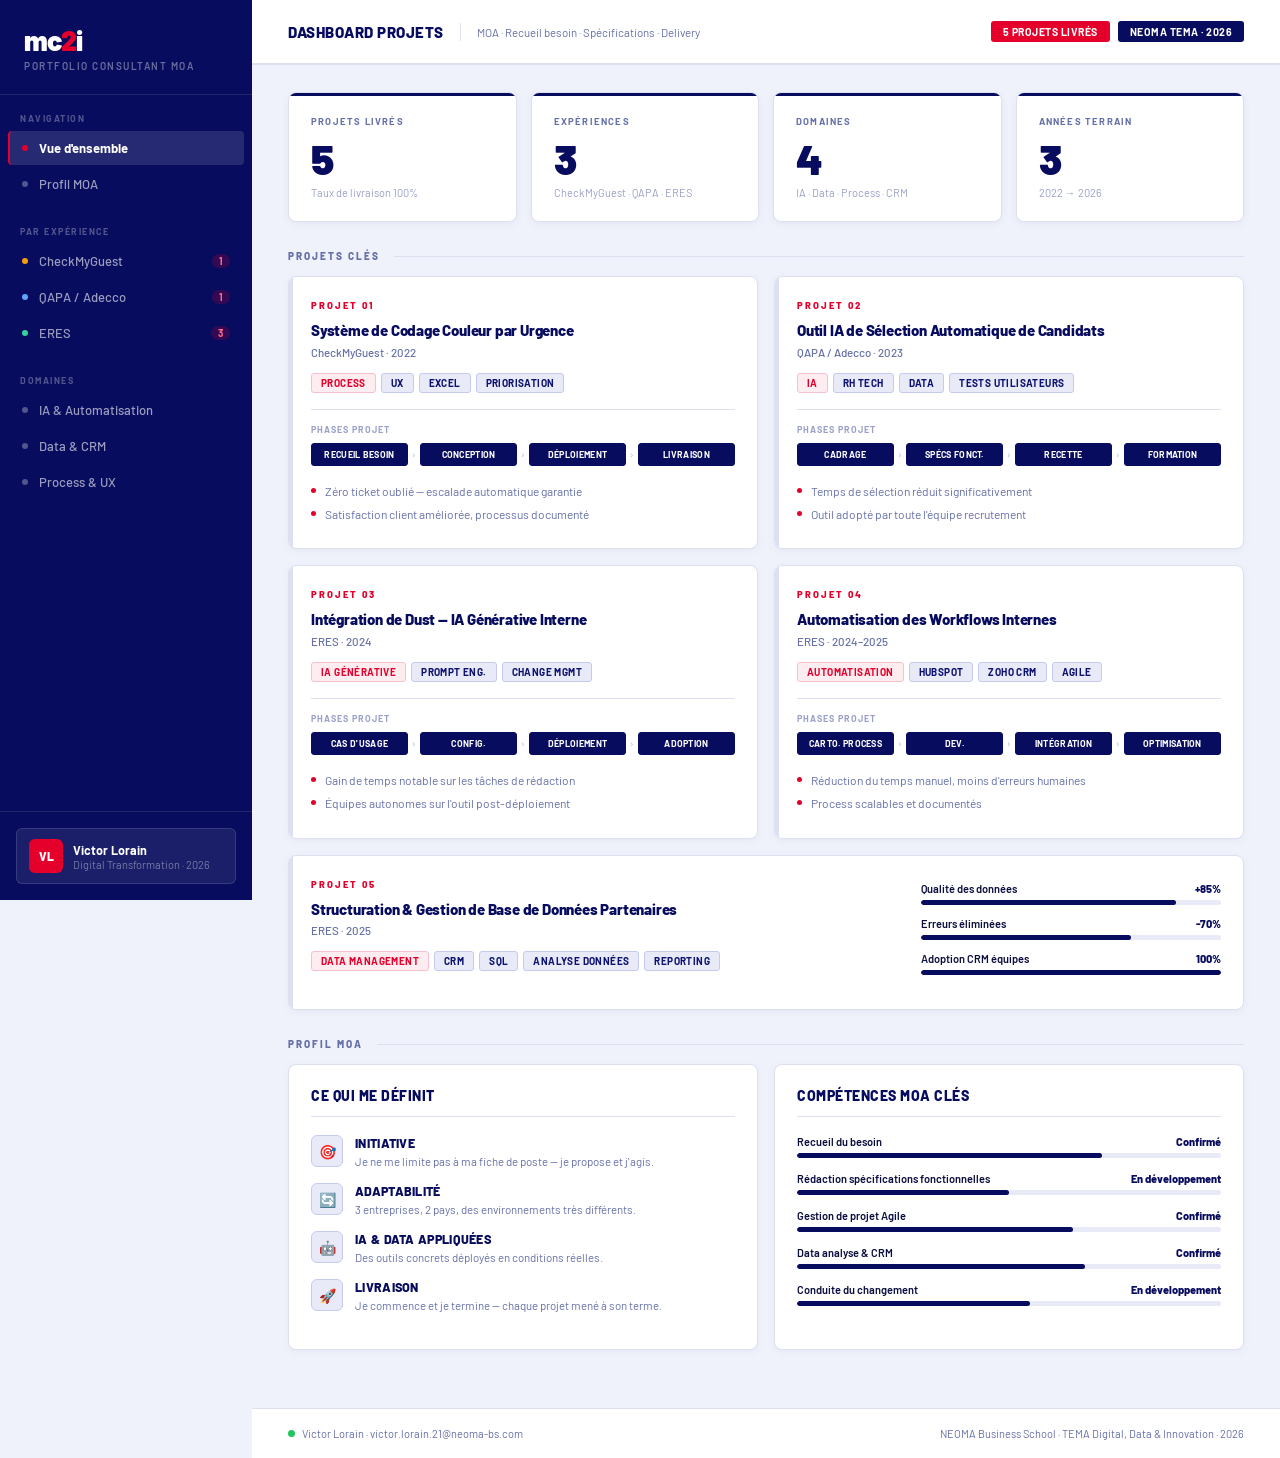
<file: index.html>
<!DOCTYPE html>
<html lang="fr">
<head>
<meta charset="UTF-8">
<meta name="viewport" content="width=device-width, initial-scale=1.0">
<title>Dashboard Projets — Victor Lorain · mc2i</title>
<link href="https://fonts.googleapis.com/css2?family=Barlow:wght@300;400;500;600;700;800;900&display=swap" rel="stylesheet">
<style>
  :root {
    --navy: #080c5e;
    --navy2: #0d1270;
    --blue: #1a20c4;
    --blue-soft: #e8eaf8;
    --blue-mid: #c5caee;
    --red: #E5002B;
    --red-light: #fdedf0;
    --red-mid: #f8c0cc;
    --bg: #f0f2fb;
    --surface: #ffffff;
    --surface2: #f7f8fd;
    --border: #dde0f0;
    --border-dark: #bcc1e0;
    --text: #0a0e3d;
    --muted: #6670a8;
    --muted2: #9aa0c8;
  }

  * { margin: 0; padding: 0; box-sizing: border-box; }

  body {
    font-family: 'Barlow', sans-serif;
    background: var(--bg);
    color: var(--text);
    min-height: 100vh;
  }

  /* ── SIDEBAR ── */
  .sidebar {
    position: fixed;
    left: 0; top: 0; bottom: 0;
    width: 252px;
    background: var(--navy);
    display: flex;
    flex-direction: column;
    z-index: 100;
  }

  .sidebar-header {
    padding: 26px 24px 22px;
    border-bottom: 1px solid rgba(255,255,255,0.1);
  }

  .logo {
    font-size: 28px;
    font-weight: 900;
    letter-spacing: -1px;
    line-height: 1;
    color: #fff;
    margin-bottom: 6px;
  }

  .logo .two { color: var(--red); }

  .logo-sub {
    font-size: 10px;
    color: rgba(255,255,255,0.4);
    text-transform: uppercase;
    letter-spacing: 1.5px;
    font-weight: 600;
  }

  .sidebar-section {
    padding: 18px 20px 6px;
    font-size: 9px;
    letter-spacing: 1.5px;
    text-transform: uppercase;
    color: rgba(255,255,255,0.3);
    font-weight: 700;
  }

  .nav-item {
    display: flex;
    align-items: center;
    gap: 11px;
    padding: 9px 14px;
    margin: 1px 8px;
    border-radius: 4px;
    cursor: pointer;
    transition: all 0.15s;
    font-size: 13px;
    color: rgba(255,255,255,0.6);
    font-weight: 500;
  }

  .nav-item:hover { background: rgba(255,255,255,0.08); color: #fff; }

  .nav-item.active {
    background: rgba(255,255,255,0.12);
    color: #fff;
    font-weight: 700;
    border-left: 2px solid var(--red);
    padding-left: 12px;
  }

  .nav-dot { width: 6px; height: 6px; border-radius: 50%; flex-shrink: 0; }

  .nav-badge {
    margin-left: auto;
    font-size: 10px;
    padding: 1px 7px;
    border-radius: 20px;
    font-weight: 700;
    background: rgba(255,255,255,0.08);
    color: rgba(255,255,255,0.4);
  }

  .nav-badge.red { background: rgba(229,0,43,0.2); color: #ff6b85; }

  .sidebar-bottom {
    margin-top: auto;
    padding: 16px;
    border-top: 1px solid rgba(255,255,255,0.1);
  }

  .profile-chip {
    display: flex;
    align-items: center;
    gap: 10px;
    padding: 10px 12px;
    border-radius: 6px;
    background: rgba(255,255,255,0.08);
    border: 1px solid rgba(255,255,255,0.12);
  }

  .avatar {
    width: 34px; height: 34px;
    border-radius: 6px;
    background: var(--red);
    display: flex; align-items: center; justify-content: center;
    font-size: 12px; font-weight: 800; color: white;
    flex-shrink: 0;
  }

  .profile-name { font-size: 12.5px; font-weight: 700; color: #fff; }
  .profile-role { font-size: 11px; color: rgba(255,255,255,0.4); }

  /* ── MAIN ── */
  .main { margin-left: 252px; min-height: 100vh; }

  .topbar {
    padding: 0 36px;
    border-bottom: 1px solid var(--border);
    display: flex;
    align-items: center;
    justify-content: space-between;
    background: var(--surface);
    position: sticky; top: 0; z-index: 50;
    height: 64px;
    box-shadow: 0 1px 0 var(--border);
  }

  .topbar-left { display: flex; align-items: center; gap: 16px; }

  .topbar-left h1 {
    font-size: 15px;
    font-weight: 800;
    text-transform: uppercase;
    letter-spacing: 0.5px;
    color: var(--navy);
  }

  .topbar-divider { width: 1px; height: 18px; background: var(--border); }
  .topbar-sub { font-size: 11.5px; color: var(--muted); font-weight: 400; }
  .topbar-right { display: flex; gap: 8px; align-items: center; }

  .pill {
    font-size: 10.5px;
    padding: 4px 12px;
    border-radius: 3px;
    font-weight: 700;
    text-transform: uppercase;
    letter-spacing: 0.5px;
  }

  .pill-red { background: var(--red); color: white; }
  .pill-navy { background: var(--navy); color: white; }

  .content { padding: 28px 36px; }

  /* ── KPIs ── */
  .kpi-row {
    display: grid;
    grid-template-columns: repeat(4, 1fr);
    gap: 14px;
    margin-bottom: 28px;
  }

  .kpi-card {
    background: var(--surface);
    border: 1px solid var(--border);
    border-radius: 8px;
    padding: 22px;
    position: relative;
    overflow: hidden;
    box-shadow: 0 2px 8px rgba(8,12,94,0.06);
    transition: box-shadow 0.2s, transform 0.2s;
  }

  .kpi-card:hover { box-shadow: 0 6px 20px rgba(8,12,94,0.1); transform: translateY(-1px); }

  .kpi-card::before {
    content: '';
    position: absolute;
    top: 0; left: 0; right: 0;
    height: 3px;
    background: var(--navy);
  }

  .kpi-label {
    font-size: 9.5px;
    color: var(--muted);
    text-transform: uppercase;
    letter-spacing: 1.2px;
    font-weight: 700;
    margin-bottom: 10px;
  }

  .kpi-value {
    font-size: 42px;
    font-weight: 900;
    color: var(--navy);
    line-height: 1;
    letter-spacing: -2px;
  }

  .kpi-sub { font-size: 11px; color: var(--muted2); margin-top: 7px; }

  /* ── SECTION TITLE ── */
  .section-title {
    font-size: 10px;
    font-weight: 800;
    color: var(--muted);
    text-transform: uppercase;
    letter-spacing: 2px;
    margin-bottom: 14px;
    display: flex;
    align-items: center;
    gap: 14px;
  }

  .section-title::after { content: ''; flex: 1; height: 1px; background: var(--border); }

  /* ── PROJECT CARDS ── */
  .projects-grid {
    display: grid;
    grid-template-columns: repeat(2, 1fr);
    gap: 16px;
    margin-bottom: 28px;
  }

  .project-card {
    background: var(--surface);
    border: 1px solid var(--border);
    border-radius: 8px;
    padding: 22px;
    cursor: pointer;
    transition: all 0.2s;
    position: relative;
    overflow: hidden;
    box-shadow: 0 2px 8px rgba(8,12,94,0.05);
  }

  .project-card::before {
    content: '';
    position: absolute;
    left: 0; top: 0; bottom: 0;
    width: 4px;
    background: var(--border);
    transition: background 0.2s;
  }

  .project-card:hover { box-shadow: 0 6px 24px rgba(8,12,94,0.1); border-color: var(--blue-mid); transform: translateY(-1px); }
  .project-card:hover::before { background: var(--navy); }
  .project-card.active-card { border-color: var(--navy); }
  .project-card.active-card::before { background: var(--red); }

  .project-num {
    font-size: 9.5px;
    font-weight: 800;
    color: var(--red);
    letter-spacing: 2px;
    text-transform: uppercase;
    margin-bottom: 10px;
  }

  .project-title {
    font-size: 15px;
    font-weight: 800;
    color: var(--navy);
    line-height: 1.3;
    margin-bottom: 4px;
    letter-spacing: -0.2px;
  }

  .project-company {
    font-size: 11.5px;
    color: var(--muted);
    font-weight: 500;
    margin-bottom: 14px;
  }

  .tags-row { display: flex; flex-wrap: wrap; gap: 5px; margin-bottom: 16px; }

  .tag {
    font-size: 10px;
    padding: 3px 9px;
    border-radius: 3px;
    font-weight: 700;
    text-transform: uppercase;
    letter-spacing: 0.4px;
    background: var(--blue-soft);
    color: var(--navy2);
    border: 1px solid var(--blue-mid);
  }

  .tag-red { background: var(--red-light); color: var(--red); border-color: var(--red-mid); }

  .divider { height: 1px; background: var(--border); margin: 14px 0; }

  .phases-label {
    font-size: 9px;
    color: var(--muted2);
    text-transform: uppercase;
    letter-spacing: 1px;
    font-weight: 700;
    margin-bottom: 8px;
  }

  .phases-row { display: flex; gap: 4px; align-items: center; }

  .phase-step {
    flex: 1;
    text-align: center;
    font-size: 9px;
    padding: 5px 3px;
    border-radius: 3px;
    font-weight: 700;
    color: var(--muted2);
    background: var(--surface2);
    border: 1px solid var(--border);
    text-transform: uppercase;
    letter-spacing: 0.3px;
  }

  .phase-step.done { background: var(--navy); color: #fff; border-color: var(--navy); }

  .phase-arrow { color: var(--muted2); font-size: 9px; flex-shrink: 0; }

  .results-block { margin-top: 14px; }

  .result-item {
    display: flex;
    align-items: flex-start;
    gap: 9px;
    font-size: 12px;
    color: var(--muted);
    padding: 3px 0;
    line-height: 1.45;
  }

  .result-dot {
    width: 5px; height: 5px;
    border-radius: 50%;
    background: var(--red);
    margin-top: 5px;
    flex-shrink: 0;
  }

  /* ── BARS ── */
  .bar-wrap { margin-bottom: 12px; }

  .bar-label {
    display: flex;
    justify-content: space-between;
    font-size: 11px;
    color: var(--text);
    margin-bottom: 5px;
    font-weight: 600;
  }

  .bar-label span:last-child { color: var(--navy); font-weight: 800; }

  .bar { height: 5px; background: var(--blue-soft); border-radius: 3px; overflow: hidden; }

  .bar-fill { height: 100%; border-radius: 3px; background: var(--navy); }

  /* ── DETAIL PANEL ── */
  .detail-panel {
    background: var(--surface);
    border: 1px solid var(--border);
    border-left: 4px solid var(--red);
    border-radius: 8px;
    padding: 26px;
    display: none;
    margin-bottom: 28px;
    box-shadow: 0 4px 20px rgba(8,12,94,0.08);
    animation: fadeIn 0.2s ease;
  }

  .detail-panel.visible { display: block; }

  @keyframes fadeIn { from { opacity: 0; transform: translateY(6px); } to { opacity: 1; transform: translateY(0); } }

  .detail-header { display: flex; align-items: flex-start; justify-content: space-between; margin-bottom: 22px; }

  .detail-eyebrow { font-size: 9px; font-weight: 800; color: var(--red); text-transform: uppercase; letter-spacing: 2px; margin-bottom: 5px; }

  .detail-title { font-size: 20px; font-weight: 900; color: var(--navy); letter-spacing: -0.4px; }

  .detail-company { font-size: 12px; color: var(--muted); margin-top: 3px; }

  .close-btn {
    background: var(--surface2);
    border: 1px solid var(--border);
    color: var(--muted);
    width: 30px; height: 30px;
    border-radius: 4px;
    cursor: pointer;
    font-size: 13px;
    display: flex; align-items: center; justify-content: center;
    transition: all 0.15s;
    flex-shrink: 0; margin-left: 16px;
  }

  .close-btn:hover { background: var(--red); color: white; border-color: var(--red); }

  .detail-grid { display: grid; grid-template-columns: 1fr 1fr 1fr; gap: 24px; }

  .detail-block h3 {
    font-size: 9px;
    text-transform: uppercase;
    letter-spacing: 1.5px;
    color: var(--muted);
    font-weight: 800;
    margin-bottom: 12px;
    padding-bottom: 8px;
    border-bottom: 1px solid var(--border);
  }

  .detail-block ul { list-style: none; display: flex; flex-direction: column; gap: 8px; }

  .detail-block li { font-size: 12.5px; color: var(--muted); padding-left: 14px; position: relative; line-height: 1.45; }

  .detail-block li::before { content: '›'; position: absolute; left: 0; color: var(--red); font-weight: 700; }

  .skills-wrap { display: flex; flex-wrap: wrap; gap: 6px; }

  .skill-tag {
    font-size: 10px;
    padding: 4px 10px;
    border-radius: 3px;
    background: var(--navy);
    color: white;
    font-weight: 700;
    text-transform: uppercase;
    letter-spacing: 0.4px;
  }

  /* ── PROFILE ── */
  .amoa-row { display: grid; grid-template-columns: 1fr 1fr; gap: 16px; margin-bottom: 20px; }

  .amoa-card {
    background: var(--surface);
    border: 1px solid var(--border);
    border-radius: 8px;
    padding: 22px;
    box-shadow: 0 2px 8px rgba(8,12,94,0.05);
  }

  .amoa-card h3 {
    font-size: 14px;
    font-weight: 800;
    text-transform: uppercase;
    letter-spacing: 0.5px;
    color: var(--navy);
    margin-bottom: 18px;
    padding-bottom: 12px;
    border-bottom: 1px solid var(--border);
  }

  .trait-row { display: flex; align-items: flex-start; gap: 12px; margin-bottom: 14px; }

  .trait-icon {
    width: 32px; height: 32px;
    background: var(--blue-soft);
    border-radius: 6px;
    display: flex; align-items: center; justify-content: center;
    font-size: 14px;
    flex-shrink: 0;
    border: 1px solid var(--blue-mid);
  }

  .trait-label { font-size: 12.5px; font-weight: 800; color: var(--navy); margin-bottom: 2px; text-transform: uppercase; letter-spacing: 0.3px; }
  .trait-desc { font-size: 11.5px; color: var(--muted); line-height: 1.4; }

  /* ── FOOTER ── */
  .footer {
    padding: 18px 36px;
    border-top: 1px solid var(--border);
    display: flex;
    align-items: center;
    justify-content: space-between;
    font-size: 11px;
    color: var(--muted);
    background: var(--surface);
    margin-top: 10px;
  }

  .status-live { display: flex; align-items: center; gap: 7px; }

  .status-dot { display: inline-block; width: 7px; height: 7px; border-radius: 50%; background: #22c55e; animation: pulse 2s infinite; }

  @keyframes pulse { 0%, 100% { box-shadow: 0 0 0 0 rgba(34,197,94,.4); } 50% { box-shadow: 0 0 0 5px rgba(34,197,94,0); } }

  ::-webkit-scrollbar { width: 5px; }
  ::-webkit-scrollbar-track { background: var(--bg); }
  ::-webkit-scrollbar-thumb { background: var(--blue-mid); border-radius: 3px; }
</style>
</head>
<body>

<div class="sidebar">
  <div class="sidebar-header">
    <div class="logo">mc<span class="two">2</span>i</div>
    <div class="logo-sub">Portfolio Consultant MOA</div>
  </div>
  <div class="sidebar-section">Navigation</div>
  <div class="nav-item active" onclick="resetFilter(this)"><span class="nav-dot" style="background:var(--red)"></span>Vue d'ensemble</div>
  <div class="nav-item" onclick="scrollToProfile(this)"><span class="nav-dot" style="background:rgba(255,255,255,0.3)"></span>Profil MOA</div>
  <div class="sidebar-section" style="margin-top:6px">Par expérience</div>
  <div class="nav-item" onclick="filterCompany('CheckMyGuest', this)"><span class="nav-dot" style="background:#f59e0b"></span>CheckMyGuest<span class="nav-badge red">1</span></div>
  <div class="nav-item" onclick="filterCompany('QAPA', this)"><span class="nav-dot" style="background:#60a5fa"></span>QAPA / Adecco<span class="nav-badge red">1</span></div>
  <div class="nav-item" onclick="filterCompany('ERES', this)"><span class="nav-dot" style="background:#34d399"></span>ERES<span class="nav-badge red">3</span></div>
  <div class="sidebar-section" style="margin-top:6px">Domaines</div>
  <div class="nav-item" onclick="filterTag('IA', this)"><span class="nav-dot" style="background:rgba(255,255,255,0.3)"></span>IA & Automatisation</div>
  <div class="nav-item" onclick="filterTag('Data', this)"><span class="nav-dot" style="background:rgba(255,255,255,0.3)"></span>Data & CRM</div>
  <div class="nav-item" onclick="filterTag('Process', this)"><span class="nav-dot" style="background:rgba(255,255,255,0.3)"></span>Process & UX</div>
  <div class="sidebar-bottom">
    <div class="profile-chip">
      <div class="avatar">VL</div>
      <div><div class="profile-name">Victor Lorain</div><div class="profile-role">Digital Transformation · 2026</div></div>
    </div>
  </div>
</div>

<div class="main">
  <div class="topbar">
    <div class="topbar-left">
      <h1>Dashboard Projets</h1>
      <div class="topbar-divider"></div>
      <span class="topbar-sub">MOA · Recueil besoin · Spécifications · Delivery</span>
    </div>
    <div class="topbar-right">
      <span class="pill pill-red">5 projets livrés</span>
      <span class="pill pill-navy">NEOMA TEMA · 2026</span>
    </div>
  </div>

  <div class="content">

    <div class="kpi-row">
      <div class="kpi-card"><div class="kpi-label">Projets livrés</div><div class="kpi-value">5</div><div class="kpi-sub">Taux de livraison 100%</div></div>
      <div class="kpi-card"><div class="kpi-label">Expériences</div><div class="kpi-value">3</div><div class="kpi-sub">CheckMyGuest · QAPA · ERES</div></div>
      <div class="kpi-card"><div class="kpi-label">Domaines</div><div class="kpi-value">4</div><div class="kpi-sub">IA · Data · Process · CRM</div></div>
      <div class="kpi-card"><div class="kpi-label">Années terrain</div><div class="kpi-value">3</div><div class="kpi-sub">2022 → 2026</div></div>
    </div>

    <div class="section-title">Projets clés</div>
    <div class="projects-grid" id="projects-grid">

      <div class="project-card" data-company="CheckMyGuest" data-tags="Process UX" onclick="openDetail(0)">
        <div class="project-num">Projet 01</div>
        <div class="project-title">Système de Codage Couleur par Urgence</div>
        <div class="project-company">CheckMyGuest · 2022</div>
        <div class="tags-row"><span class="tag tag-red">Process</span><span class="tag">UX</span><span class="tag">Excel</span><span class="tag">Priorisation</span></div>
        <div class="divider"></div>
        <div class="phases-label">Phases projet</div>
        <div class="phases-row">
          <div class="phase-step done">Recueil besoin</div><span class="phase-arrow">›</span>
          <div class="phase-step done">Conception</div><span class="phase-arrow">›</span>
          <div class="phase-step done">Déploiement</div><span class="phase-arrow">›</span>
          <div class="phase-step done">Livraison</div>
        </div>
        <div class="results-block">
          <div class="result-item"><span class="result-dot"></span>Zéro ticket oublié — escalade automatique garantie</div>
          <div class="result-item"><span class="result-dot"></span>Satisfaction client améliorée, processus documenté</div>
        </div>
      </div>

      <div class="project-card" data-company="QAPA" data-tags="IA RH" onclick="openDetail(1)">
        <div class="project-num">Projet 02</div>
        <div class="project-title">Outil IA de Sélection Automatique de Candidats</div>
        <div class="project-company">QAPA / Adecco · 2023</div>
        <div class="tags-row"><span class="tag tag-red">IA</span><span class="tag">RH Tech</span><span class="tag">Data</span><span class="tag">Tests utilisateurs</span></div>
        <div class="divider"></div>
        <div class="phases-label">Phases projet</div>
        <div class="phases-row">
          <div class="phase-step done">Cadrage</div><span class="phase-arrow">›</span>
          <div class="phase-step done">Spécs fonct.</div><span class="phase-arrow">›</span>
          <div class="phase-step done">Recette</div><span class="phase-arrow">›</span>
          <div class="phase-step done">Formation</div>
        </div>
        <div class="results-block">
          <div class="result-item"><span class="result-dot"></span>Temps de sélection réduit significativement</div>
          <div class="result-item"><span class="result-dot"></span>Outil adopté par toute l'équipe recrutement</div>
        </div>
      </div>

      <div class="project-card" data-company="ERES" data-tags="IA Automatisation" onclick="openDetail(2)">
        <div class="project-num">Projet 03</div>
        <div class="project-title">Intégration de Dust — IA Générative Interne</div>
        <div class="project-company">ERES · 2024</div>
        <div class="tags-row"><span class="tag tag-red">IA Générative</span><span class="tag">Prompt Eng.</span><span class="tag">Change Mgmt</span></div>
        <div class="divider"></div>
        <div class="phases-label">Phases projet</div>
        <div class="phases-row">
          <div class="phase-step done">Cas d'usage</div><span class="phase-arrow">›</span>
          <div class="phase-step done">Config.</div><span class="phase-arrow">›</span>
          <div class="phase-step done">Déploiement</div><span class="phase-arrow">›</span>
          <div class="phase-step done">Adoption</div>
        </div>
        <div class="results-block">
          <div class="result-item"><span class="result-dot"></span>Gain de temps notable sur les tâches de rédaction</div>
          <div class="result-item"><span class="result-dot"></span>Équipes autonomes sur l'outil post-déploiement</div>
        </div>
      </div>

      <div class="project-card" data-company="ERES" data-tags="Automatisation Process Data" onclick="openDetail(3)">
        <div class="project-num">Projet 04</div>
        <div class="project-title">Automatisation des Workflows Internes</div>
        <div class="project-company">ERES · 2024–2025</div>
        <div class="tags-row"><span class="tag tag-red">Automatisation</span><span class="tag">HubSpot</span><span class="tag">Zoho CRM</span><span class="tag">Agile</span></div>
        <div class="divider"></div>
        <div class="phases-label">Phases projet</div>
        <div class="phases-row">
          <div class="phase-step done">Carto. process</div><span class="phase-arrow">›</span>
          <div class="phase-step done">Dev.</div><span class="phase-arrow">›</span>
          <div class="phase-step done">Intégration</div><span class="phase-arrow">›</span>
          <div class="phase-step done">Optimisation</div>
        </div>
        <div class="results-block">
          <div class="result-item"><span class="result-dot"></span>Réduction du temps manuel, moins d'erreurs humaines</div>
          <div class="result-item"><span class="result-dot"></span>Process scalables et documentés</div>
        </div>
      </div>

      <div class="project-card" data-company="ERES" data-tags="Data CRM" onclick="openDetail(4)" style="grid-column:1/-1">
        <div style="display:grid;grid-template-columns:1fr auto;gap:28px;align-items:start">
          <div>
            <div class="project-num">Projet 05</div>
            <div class="project-title">Structuration & Gestion de Base de Données Partenaires</div>
            <div class="project-company">ERES · 2025</div>
            <div class="tags-row" style="margin-top:10px"><span class="tag tag-red">Data Management</span><span class="tag">CRM</span><span class="tag">SQL</span><span class="tag">Analyse données</span><span class="tag">Reporting</span></div>
          </div>
          <div style="min-width:300px;padding-top:4px">
            <div class="bar-wrap"><div class="bar-label"><span>Qualité des données</span><span>+85%</span></div><div class="bar"><div class="bar-fill" style="width:85%"></div></div></div>
            <div class="bar-wrap"><div class="bar-label"><span>Erreurs éliminées</span><span>-70%</span></div><div class="bar"><div class="bar-fill" style="width:70%"></div></div></div>
            <div class="bar-wrap"><div class="bar-label"><span>Adoption CRM équipes</span><span>100%</span></div><div class="bar"><div class="bar-fill" style="width:100%"></div></div></div>
          </div>
        </div>
      </div>

    </div>

    <div class="detail-panel" id="detail-panel">
      <div class="detail-header">
        <div>
          <div class="detail-eyebrow">Détail du projet</div>
          <div class="detail-title" id="d-title"></div>
          <div class="detail-company" id="d-company"></div>
        </div>
        <button class="close-btn" onclick="closeDetail()">✕</button>
      </div>
      <div class="detail-grid">
        <div class="detail-block"><h3>📋 Contexte & Besoin</h3><ul id="d-context"></ul></div>
        <div class="detail-block"><h3>⚡ Actions MOA menées</h3><ul id="d-actions"></ul></div>
        <div class="detail-block"><h3>✅ Résultats & Impact</h3><ul id="d-results"></ul></div>
      </div>
      <div class="divider" style="margin:20px 0 16px"></div>
      <div>
        <div style="font-size:9px;color:var(--muted);text-transform:uppercase;letter-spacing:1.5px;margin-bottom:10px;font-weight:800">Compétences développées</div>
        <div class="skills-wrap" id="d-skills"></div>
      </div>
    </div>

    <div id="profile-section">
      <div class="section-title">Profil MOA</div>
      <div class="amoa-row">
        <div class="amoa-card">
          <h3>Ce qui me définit</h3>
          <div class="trait-row"><div class="trait-icon">🎯</div><div><div class="trait-label">Initiative</div><div class="trait-desc">Je ne me limite pas à ma fiche de poste — je propose et j'agis.</div></div></div>
          <div class="trait-row"><div class="trait-icon">🔄</div><div><div class="trait-label">Adaptabilité</div><div class="trait-desc">3 entreprises, 2 pays, des environnements très différents.</div></div></div>
          <div class="trait-row"><div class="trait-icon">🤖</div><div><div class="trait-label">IA & Data appliquées</div><div class="trait-desc">Des outils concrets déployés en conditions réelles.</div></div></div>
          <div class="trait-row"><div class="trait-icon">🚀</div><div><div class="trait-label">Livraison</div><div class="trait-desc">Je commence et je termine — chaque projet mené à son terme.</div></div></div>
        </div>
        <div class="amoa-card">
          <h3>Compétences MOA clés</h3>
          <div class="bar-wrap" style="margin-bottom:14px">
            <div class="bar-label"><span>Recueil du besoin</span><span>Confirmé</span></div>
            <div class="bar"><div class="bar-fill" style="width:72%"></div></div>
          </div>
          <div class="bar-wrap" style="margin-bottom:14px">
            <div class="bar-label"><span>Rédaction spécifications fonctionnelles</span><span>En développement</span></div>
            <div class="bar"><div class="bar-fill" style="width:50%"></div></div>
          </div>
          <div class="bar-wrap" style="margin-bottom:14px">
            <div class="bar-label"><span>Gestion de projet Agile</span><span>Confirmé</span></div>
            <div class="bar"><div class="bar-fill" style="width:65%"></div></div>
          </div>
          <div class="bar-wrap" style="margin-bottom:14px">
            <div class="bar-label"><span>Data analyse & CRM</span><span>Confirmé</span></div>
            <div class="bar"><div class="bar-fill" style="width:68%"></div></div>
          </div>
          <div class="bar-wrap">
            <div class="bar-label"><span>Conduite du changement</span><span>En développement</span></div>
            <div class="bar"><div class="bar-fill" style="width:55%"></div></div>
          </div>
        </div>
      </div>
    </div>

  </div>

  <div class="footer">
    <div class="status-live"><span class="status-dot"></span>Victor Lorain · victor.lorain.21@neoma-bs.com</div>
    <div>NEOMA Business School · TEMA Digital, Data & Innovation · 2026</div>
  </div>
</div>

<script>
const projects = [
  { title:"Système de Codage Couleur par Urgence", company:"CheckMyGuest · 2022", context:["Aucun système de priorisation des interventions de maintenance","Tickets non-urgents en attente 1 à 2 semaines","Frustration croissante des clients, manque de transparence"], actions:["Recueil de besoin : analyse des types et fréquences des problèmes","Conception d'un code couleur vert→rouge basé sur l'urgence","Mise en place d'une logique d'escalade automatique sous X jours","Déploiement et rédaction de la documentation pour l'équipe"], results:["Zéro ticket oublié — escalade automatique garantie","Réduction des délais moyens de traitement","Satisfaction client améliorée grâce à la transparence","Processus reproductible et documenté"], skills:["Gestion de projet","UX Process","Priorisation","Recueil besoin","Excel","Documentation"] },
  { title:"Outil IA de Sélection Automatique de Candidats", company:"QAPA / Adecco · 2023", context:["Processus de matching candidats/offres 100% manuel et chronophage","Volume élevé de profils difficile à traiter","Besoin de fiabilité et d'adéquation profil/poste"], actions:["Cadrage : définition des critères de matching avec l'équipe tech","Rédaction des spécifications fonctionnelles de l'algorithme IA","Tests utilisateurs et itérations sur la pertinence des résultats","Formation des recruteurs à l'utilisation du nouvel outil"], results:["Temps de sélection réduit de manière significative","Meilleure adéquation profil / poste pour les clients","Outil adopté par l'ensemble de l'équipe recrutement","Compréhension approfondie des outils RH digitaux"], skills:["IA & Machine Learning","Specs fonctionnelles","Tests utilisateurs","Collaboration Tech","Analyse de données","Formation"] },
  { title:"Intégration de Dust — IA Générative Interne", company:"ERES · 2024", context:["ERES souhaitait accélérer les tâches répétitives via un assistant IA","Rédaction, synthèse et réponses courtiers trop chronophages","Absence de capitalisation sur la connaissance interne"], actions:["Identification des cas d'usage prioritaires avec les équipes métier","Configuration et personnalisation de l'espace Dust","Création de prompts et d'agents adaptés aux besoins ERES","Formation des collaborateurs et accompagnement à l'adoption"], results:["Gain de temps notable sur les tâches de rédaction","Capitalisation sur la documentation interne existante","Équipes autonomes sur l'outil post-déploiement","Base solide pour de futurs projets d'automatisation IA"], skills:["IA Générative","Prompt Engineering","Gestion du changement","Formation","Dust / LLM"] },
  { title:"Automatisation des Workflows Internes", company:"ERES · 2024–2025", context:["Nombreuses tâches récurrentes réalisées manuellement","Risque d'erreurs humaines dans les flux de données","Objectif : libérer du temps opérationnel"], actions:["Cartographie des processus manuels chronophages","Rédaction du cahier des charges des automatisations","Intégration avec HubSpot et Zoho CRM","Suivi des performances et optimisation continue"], results:["Réduction du temps manuel sur les tâches répétitives","Moins d'erreurs humaines dans les flux de données","Meilleure traçabilité des actions partenaires","Process scalables et documentés"], skills:["Automatisation","Process Mapping","HubSpot","Zoho CRM","Agile / Scrum","Cahier des charges"] },
  { title:"Structuration & Gestion de Base de Données Partenaires", company:"ERES · 2025", context:["Base de données partenaires/courtiers sans structure ni cohérence","Informations manquantes ou mal formatées impactant les analyses","Décisions commerciales fragilisées par la mauvaise qualité data"], actions:["Audit de la base existante (qualité, doublons, lacunes)","Définition d'une structure standardisée avec les équipes métier","Nettoyage, normalisation et enrichissement des données","Mise en place de règles de saisie pour maintenir la qualité"], results:["Base de données fiable et exploitable pour les analyses","Gain de qualité sur le reporting et le suivi commercial","Réduction des erreurs liées aux données mal renseignées","Meilleure expérience pour les équipes utilisant le CRM"], skills:["Data Management","CRM","Analyse de données","SQL","Excel","Reporting"] }
];

function openDetail(idx) {
  const p = projects[idx];
  document.getElementById('d-title').textContent = p.title;
  document.getElementById('d-company').textContent = p.company;
  ['context','actions','results'].forEach(k => {
    document.getElementById('d-'+k).innerHTML = p[k].map(i=>`<li>${i}</li>`).join('');
  });
  document.getElementById('d-skills').innerHTML = p.skills.map(s=>`<span class="skill-tag">${s}</span>`).join('');
  const panel = document.getElementById('detail-panel');
  panel.classList.add('visible');
  panel.scrollIntoView({behavior:'smooth',block:'nearest'});
  document.querySelectorAll('.project-card').forEach((c,i)=>c.classList.toggle('active-card',i===idx));
}

function closeDetail() {
  document.getElementById('detail-panel').classList.remove('visible');
  document.querySelectorAll('.project-card').forEach(c=>c.classList.remove('active-card'));
}

function filterCompany(company, el) {
  setActive(el);
  document.querySelectorAll('.project-card').forEach(c => {
    const show = c.dataset.company.includes(company);
    c.style.opacity = show ? '1' : '0.2';
    c.style.pointerEvents = show ? 'auto' : 'none';
  });
}

function filterTag(tag, el) {
  setActive(el);
  document.querySelectorAll('.project-card').forEach(c => {
    const show = c.dataset.tags && c.dataset.tags.toLowerCase().includes(tag.toLowerCase());
    c.style.opacity = show ? '1' : '0.2';
    c.style.pointerEvents = show ? 'auto' : 'none';
  });
}

function resetFilter(el) {
  setActive(el);
  document.querySelectorAll('.project-card').forEach(c => { c.style.opacity='1'; c.style.pointerEvents='auto'; });
}

function scrollToProfile(el) {
  setActive(el);
  document.getElementById('profile-section').scrollIntoView({behavior:'smooth'});
}

function setActive(el) {
  document.querySelectorAll('.nav-item').forEach(n=>n.classList.remove('active'));
  el.classList.add('active');
}
</script>
</body>
</html>
</file>
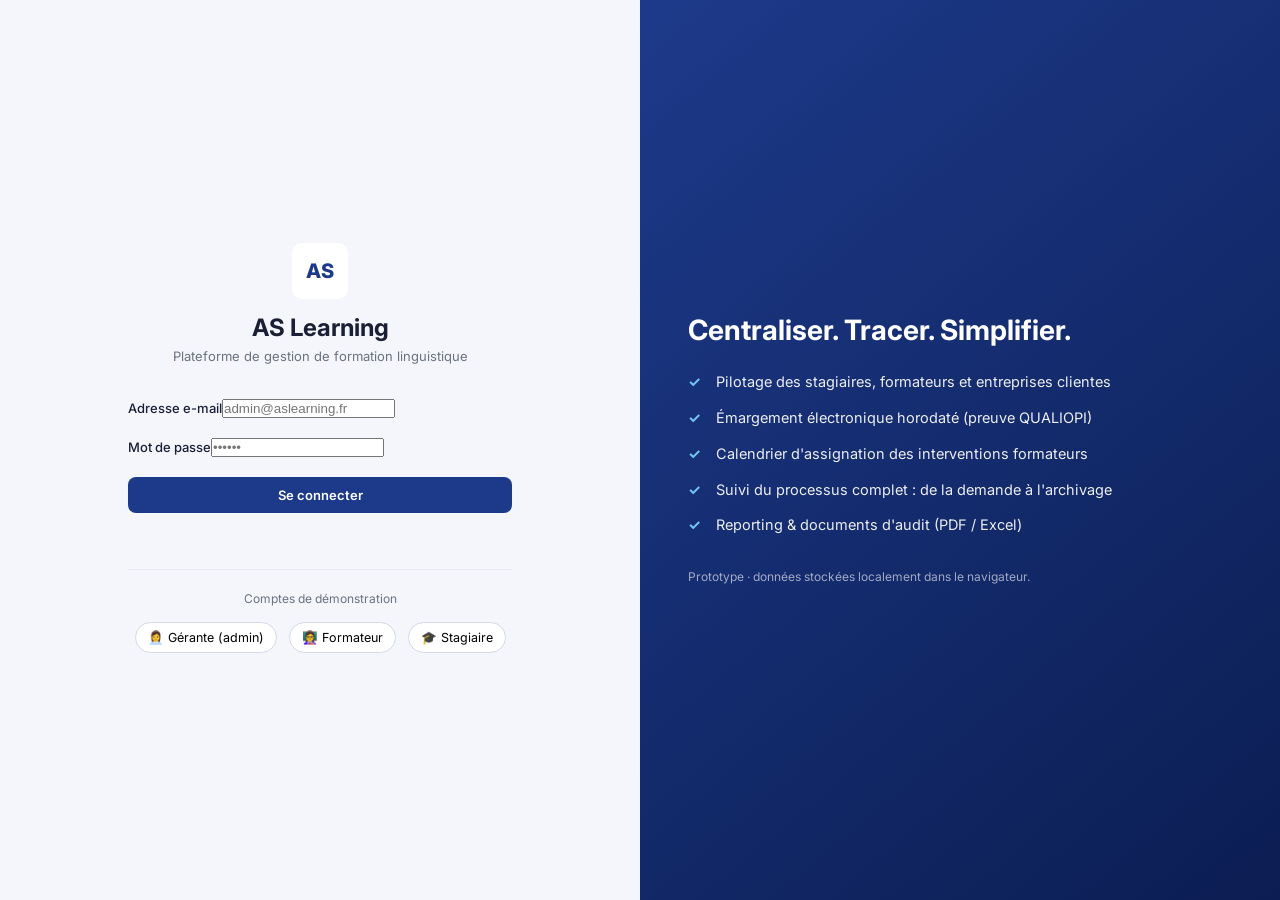
<file: lms/index.html>
<!DOCTYPE html>
<html lang="fr">
<head>
  <meta charset="UTF-8">
  <meta name="viewport" content="width=device-width, initial-scale=1.0">
  <title>AS Learning — LMS</title>
  <meta name="description" content="Plateforme de gestion de formation linguistique d'AS Learning (LMS) : stagiaires, formateurs, émargement, calendrier et conformité QUALIOPI.">
  <link rel="preconnect" href="https://fonts.googleapis.com">
  <link href="https://fonts.googleapis.com/css2?family=Inter:wght@400;500;600;700;800&display=swap" rel="stylesheet">
  <link rel="stylesheet" href="css/styles.css">
</head>
<body>
  <div id="app"></div>

  <!-- Couche de données et logique (chargées dans l'ordre) -->
  <script src="js/utils.js"></script>
  <script src="js/store.js"></script>
  <script src="js/seed.js"></script>
  <script src="js/auth.js"></script>
  <script src="js/components.js"></script>
  <!-- Vues -->
  <script src="js/views_core.js"></script>
  <script src="js/views_process.js"></script>
  <script src="js/views_sessions.js"></script>
  <script src="js/views_reporting.js"></script>
  <script src="js/views_drive.js"></script>
  <!-- Bootstrap -->
  <script src="js/app.js"></script>
</body>
</html>
</file>
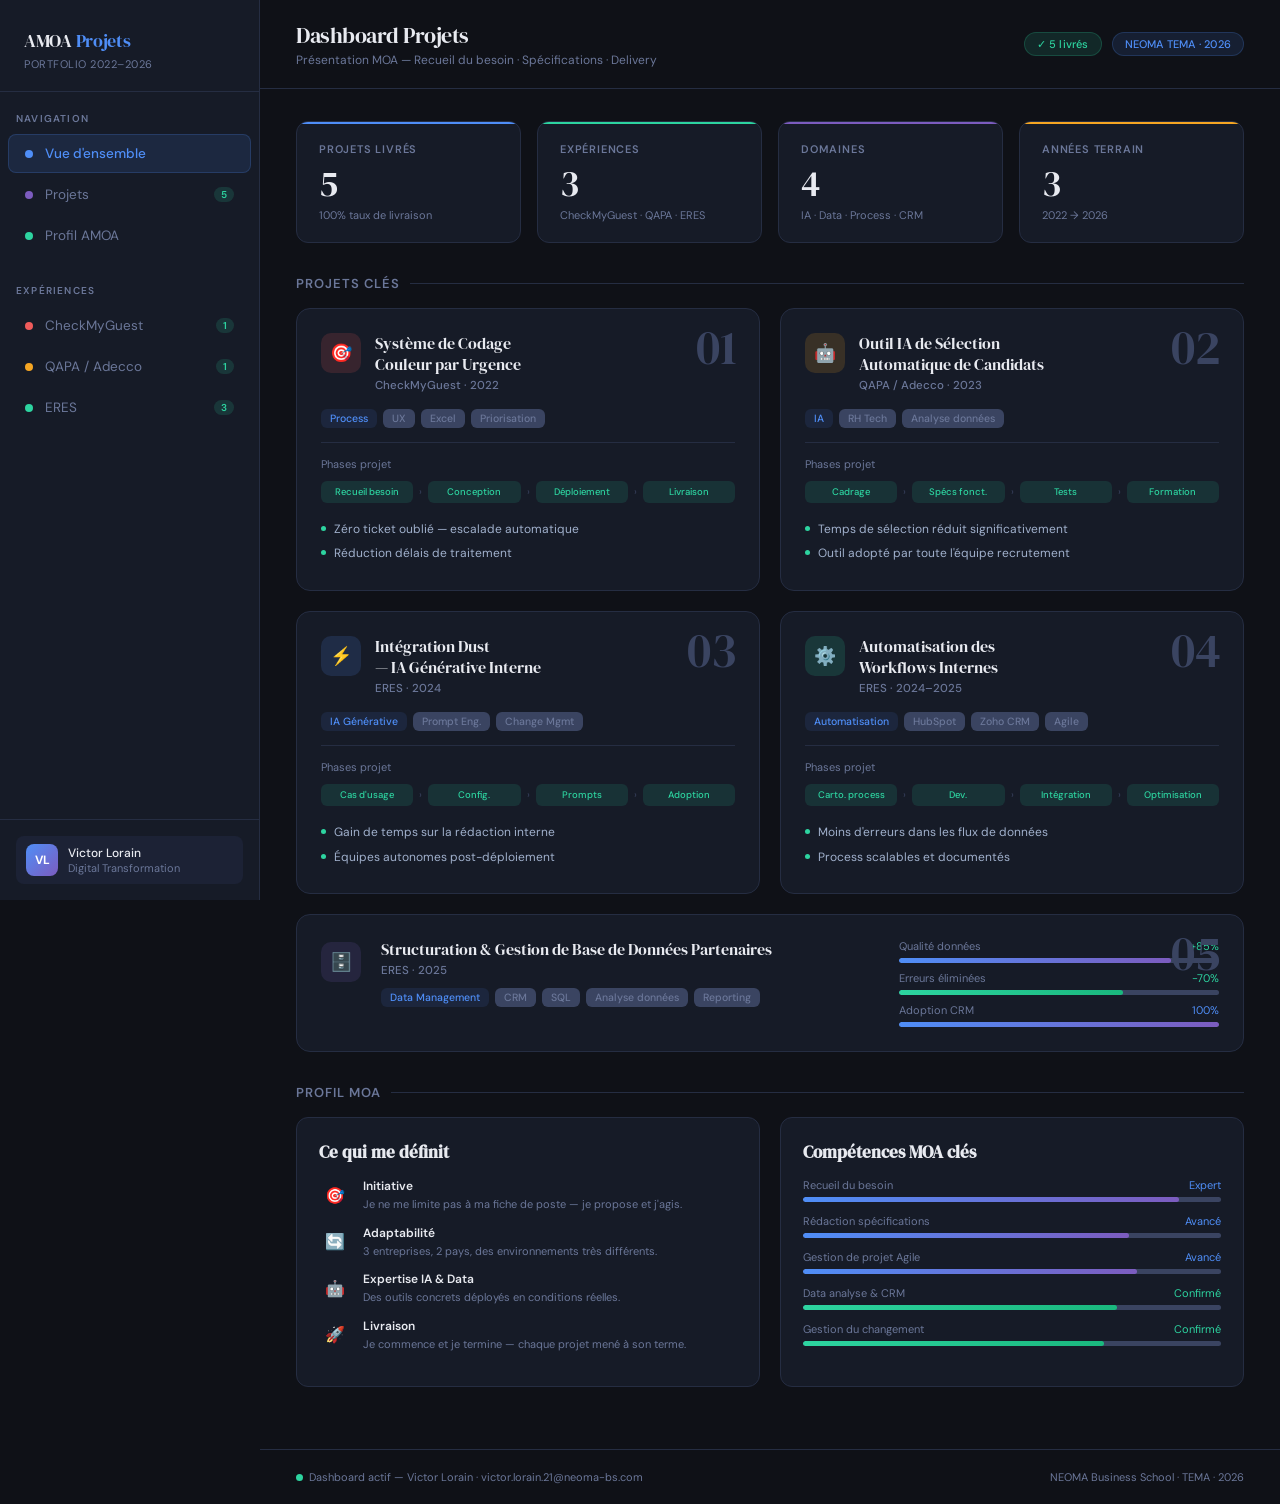
<file: dashboard_amoa_victor.html>
<!DOCTYPE html>
<html lang="fr">
<head>
<meta charset="UTF-8">
<meta name="viewport" content="width=device-width, initial-scale=1.0">
<title>Dashboard Projets — Victor Lorain</title>
<link href="https://fonts.googleapis.com/css2?family=DM+Serif+Display:ital@0;1&family=DM+Sans:wght@300;400;500;600&display=swap" rel="stylesheet">
<style>
  :root {
    --bg: #0f1117;
    --surface: #161b27;
    --surface2: #1c2235;
    --border: #252d42;
    --accent: #4f8ef7;
    --accent2: #7c5cbf;
    --green: #2dd4a0;
    --amber: #f5a623;
    --red: #ef5b5b;
    --text: #e8eaf0;
    --muted: #6b7799;
    --label: #3a4461;
  }

  * { margin: 0; padding: 0; box-sizing: border-box; }

  body {
    font-family: 'DM Sans', sans-serif;
    background: var(--bg);
    color: var(--text);
    min-height: 100vh;
  }

  /* ── SIDEBAR ── */
  .sidebar {
    position: fixed;
    left: 0; top: 0; bottom: 0;
    width: 260px;
    background: var(--surface);
    border-right: 1px solid var(--border);
    display: flex;
    flex-direction: column;
    padding: 0;
    z-index: 100;
  }

  .sidebar-header {
    padding: 28px 24px 20px;
    border-bottom: 1px solid var(--border);
  }

  .logo {
    font-family: 'DM Serif Display', serif;
    font-size: 18px;
    color: var(--text);
    letter-spacing: -0.3px;
  }

  .logo span { color: var(--accent); }

  .sidebar-meta {
    font-size: 11px;
    color: var(--muted);
    margin-top: 4px;
    letter-spacing: 0.5px;
    text-transform: uppercase;
  }

  .sidebar-section {
    padding: 20px 16px 8px;
    font-size: 10px;
    letter-spacing: 1.2px;
    text-transform: uppercase;
    color: var(--muted);
    font-weight: 600;
  }

  .nav-item {
    display: flex;
    align-items: center;
    gap: 12px;
    padding: 10px 16px;
    margin: 1px 8px;
    border-radius: 8px;
    cursor: pointer;
    transition: all 0.15s;
    font-size: 13.5px;
    color: var(--muted);
    font-weight: 400;
    border: 1px solid transparent;
  }

  .nav-item:hover { background: var(--surface2); color: var(--text); }

  .nav-item.active {
    background: rgba(79, 142, 247, 0.12);
    color: var(--accent);
    border-color: rgba(79, 142, 247, 0.2);
    font-weight: 500;
  }

  .nav-dot {
    width: 8px; height: 8px;
    border-radius: 50%;
    flex-shrink: 0;
  }

  .dot-blue { background: var(--accent); }
  .dot-purple { background: var(--accent2); }
  .dot-green { background: var(--green); }
  .dot-amber { background: var(--amber); }

  .nav-badge {
    margin-left: auto;
    font-size: 10px;
    padding: 1px 7px;
    border-radius: 20px;
    font-weight: 600;
  }

  .badge-delivered { background: rgba(45,212,160,.15); color: var(--green); }
  .badge-ongoing { background: rgba(245,166,35,.15); color: var(--amber); }

  .sidebar-bottom {
    margin-top: auto;
    padding: 16px;
    border-top: 1px solid var(--border);
  }

  .profile-chip {
    display: flex;
    align-items: center;
    gap: 10px;
    padding: 8px 10px;
    border-radius: 8px;
    background: var(--surface2);
  }

  .avatar {
    width: 32px; height: 32px;
    border-radius: 8px;
    background: linear-gradient(135deg, var(--accent), var(--accent2));
    display: flex; align-items: center; justify-content: center;
    font-size: 12px; font-weight: 700; color: white;
    flex-shrink: 0;
  }

  .profile-info { font-size: 12px; }
  .profile-name { color: var(--text); font-weight: 500; }
  .profile-role { color: var(--muted); font-size: 11px; }

  /* ── MAIN ── */
  .main {
    margin-left: 260px;
    min-height: 100vh;
  }

  .topbar {
    padding: 20px 36px;
    border-bottom: 1px solid var(--border);
    display: flex;
    align-items: center;
    justify-content: space-between;
    background: var(--bg);
    position: sticky; top: 0; z-index: 50;
  }

  .topbar-left h1 {
    font-family: 'DM Serif Display', serif;
    font-size: 22px;
    font-weight: 400;
    letter-spacing: -0.5px;
  }

  .topbar-left p {
    font-size: 12px;
    color: var(--muted);
    margin-top: 2px;
  }

  .topbar-right {
    display: flex;
    gap: 10px;
    align-items: center;
  }

  .tag-pill {
    font-size: 11px;
    padding: 4px 12px;
    border-radius: 20px;
    font-weight: 500;
    letter-spacing: 0.2px;
  }

  .pill-blue { background: rgba(79,142,247,.12); color: var(--accent); border: 1px solid rgba(79,142,247,.2); }
  .pill-green { background: rgba(45,212,160,.12); color: var(--green); border: 1px solid rgba(45,212,160,.2); }

  .content {
    padding: 32px 36px;
  }

  /* ── KPIS ── */
  .kpi-row {
    display: grid;
    grid-template-columns: repeat(4, 1fr);
    gap: 16px;
    margin-bottom: 32px;
  }

  .kpi-card {
    background: var(--surface);
    border: 1px solid var(--border);
    border-radius: 12px;
    padding: 20px 22px;
    position: relative;
    overflow: hidden;
  }

  .kpi-card::before {
    content: '';
    position: absolute;
    top: 0; left: 0; right: 0;
    height: 2px;
  }

  .kpi-blue::before { background: var(--accent); }
  .kpi-green::before { background: var(--green); }
  .kpi-purple::before { background: var(--accent2); }
  .kpi-amber::before { background: var(--amber); }

  .kpi-label {
    font-size: 11px;
    color: var(--muted);
    text-transform: uppercase;
    letter-spacing: 0.8px;
    font-weight: 600;
    margin-bottom: 10px;
  }

  .kpi-value {
    font-family: 'DM Serif Display', serif;
    font-size: 36px;
    color: var(--text);
    line-height: 1;
  }

  .kpi-sub {
    font-size: 11px;
    color: var(--muted);
    margin-top: 6px;
  }

  /* ── PROJECTS GRID ── */
  .section-title {
    font-size: 13px;
    font-weight: 600;
    color: var(--muted);
    text-transform: uppercase;
    letter-spacing: 1px;
    margin-bottom: 16px;
    display: flex;
    align-items: center;
    gap: 10px;
  }

  .section-title::after {
    content: '';
    flex: 1;
    height: 1px;
    background: var(--border);
  }

  .projects-grid {
    display: grid;
    grid-template-columns: repeat(2, 1fr);
    gap: 20px;
    margin-bottom: 32px;
  }

  .project-card {
    background: var(--surface);
    border: 1px solid var(--border);
    border-radius: 14px;
    padding: 24px;
    cursor: pointer;
    transition: all 0.2s;
    position: relative;
    overflow: hidden;
  }

  .project-card:hover {
    border-color: var(--accent);
    transform: translateY(-1px);
    box-shadow: 0 8px 32px rgba(79,142,247,.08);
  }

  .project-card.active-card {
    border-color: var(--accent);
    background: var(--surface2);
  }

  .project-num {
    font-family: 'DM Serif Display', serif;
    font-size: 48px;
    color: var(--label);
    position: absolute;
    top: 14px;
    right: 22px;
    line-height: 1;
    user-select: none;
  }

  .project-header {
    display: flex;
    align-items: flex-start;
    gap: 14px;
    margin-bottom: 16px;
  }

  .project-icon {
    width: 40px; height: 40px;
    border-radius: 10px;
    display: flex; align-items: center; justify-content: center;
    font-size: 18px;
    flex-shrink: 0;
  }

  .icon-blue { background: rgba(79,142,247,.15); }
  .icon-purple { background: rgba(124,92,191,.15); }
  .icon-green { background: rgba(45,212,160,.15); }
  .icon-amber { background: rgba(245,166,35,.15); }
  .icon-red { background: rgba(239,91,91,.15); }

  .project-title {
    font-family: 'DM Serif Display', serif;
    font-size: 16px;
    line-height: 1.3;
    margin-bottom: 3px;
  }

  .project-company {
    font-size: 11.5px;
    color: var(--muted);
    font-weight: 500;
  }

  .tags-row {
    display: flex;
    flex-wrap: wrap;
    gap: 6px;
    margin-bottom: 14px;
  }

  .tag {
    font-size: 10.5px;
    padding: 3px 9px;
    border-radius: 6px;
    font-weight: 500;
    background: var(--label);
    color: var(--muted);
  }

  .tag-accent { background: rgba(79,142,247,.1); color: var(--accent); }

  .divider { height: 1px; background: var(--border); margin: 14px 0; }

  .phases-row {
    display: flex;
    gap: 6px;
    align-items: center;
  }

  .phase-step {
    flex: 1;
    text-align: center;
    font-size: 9.5px;
    padding: 5px 4px;
    border-radius: 6px;
    font-weight: 500;
    color: var(--muted);
    background: var(--label);
    position: relative;
  }

  .phase-step.done {
    background: rgba(45,212,160,.12);
    color: var(--green);
  }

  .phase-step.current {
    background: rgba(79,142,247,.15);
    color: var(--accent);
    outline: 1px solid rgba(79,142,247,.3);
  }

  .phase-arrow {
    color: var(--label);
    font-size: 10px;
    flex-shrink: 0;
  }

  .results-block {
    margin-top: 14px;
  }

  .result-item {
    display: flex;
    align-items: flex-start;
    gap: 8px;
    font-size: 12px;
    color: #a0b0cc;
    padding: 4px 0;
    line-height: 1.4;
  }

  .result-dot {
    width: 5px; height: 5px;
    border-radius: 50%;
    background: var(--green);
    margin-top: 5px;
    flex-shrink: 0;
  }

  /* ── DETAIL PANEL ── */
  .detail-panel {
    background: var(--surface);
    border: 1px solid var(--border);
    border-radius: 14px;
    padding: 28px;
    display: none;
    margin-bottom: 32px;
    animation: fadeIn 0.2s ease;
  }

  .detail-panel.visible { display: block; }

  @keyframes fadeIn {
    from { opacity: 0; transform: translateY(6px); }
    to { opacity: 1; transform: translateY(0); }
  }

  .detail-header {
    display: flex;
    align-items: center;
    justify-content: space-between;
    margin-bottom: 24px;
  }

  .detail-title {
    font-family: 'DM Serif Display', serif;
    font-size: 22px;
  }

  .close-btn {
    background: var(--label);
    border: none;
    color: var(--muted);
    width: 30px; height: 30px;
    border-radius: 7px;
    cursor: pointer;
    font-size: 16px;
    display: flex; align-items: center; justify-content: center;
    transition: all 0.15s;
  }

  .close-btn:hover { background: var(--border); color: var(--text); }

  .detail-grid {
    display: grid;
    grid-template-columns: 1fr 1fr 1fr;
    gap: 20px;
  }

  .detail-block h3 {
    font-size: 10px;
    text-transform: uppercase;
    letter-spacing: 1px;
    color: var(--muted);
    font-weight: 600;
    margin-bottom: 10px;
  }

  .detail-block ul {
    list-style: none;
    display: flex;
    flex-direction: column;
    gap: 7px;
  }

  .detail-block li {
    font-size: 12.5px;
    color: #aab8d4;
    padding-left: 14px;
    position: relative;
    line-height: 1.45;
  }

  .detail-block li::before {
    content: '→';
    position: absolute;
    left: 0;
    color: var(--accent);
    font-size: 11px;
  }

  .skills-wrap {
    display: flex;
    flex-wrap: wrap;
    gap: 6px;
  }

  .skill-tag {
    font-size: 11px;
    padding: 4px 10px;
    border-radius: 6px;
    background: rgba(79,142,247,.1);
    color: var(--accent);
    font-weight: 500;
  }

  /* ── PROFIL AMOA ── */
  .amoa-row {
    display: grid;
    grid-template-columns: 1fr 1fr;
    gap: 20px;
    margin-bottom: 20px;
  }

  .amoa-card {
    background: var(--surface);
    border: 1px solid var(--border);
    border-radius: 12px;
    padding: 22px;
  }

  .amoa-card h3 {
    font-family: 'DM Serif Display', serif;
    font-size: 17px;
    margin-bottom: 14px;
  }

  .trait-row {
    display: flex;
    align-items: center;
    gap: 12px;
    margin-bottom: 12px;
  }

  .trait-icon {
    font-size: 16px;
    width: 32px;
    text-align: center;
    flex-shrink: 0;
  }

  .trait-content { flex: 1; }

  .trait-label {
    font-size: 12px;
    font-weight: 600;
    color: var(--text);
    margin-bottom: 3px;
  }

  .trait-desc {
    font-size: 11px;
    color: var(--muted);
    line-height: 1.4;
  }

  .bar-wrap { flex: 1; }

  .bar-label {
    display: flex;
    justify-content: space-between;
    font-size: 11px;
    color: var(--muted);
    margin-bottom: 5px;
  }

  .bar {
    height: 5px;
    background: var(--label);
    border-radius: 3px;
    overflow: hidden;
  }

  .bar-fill {
    height: 100%;
    border-radius: 3px;
    background: linear-gradient(90deg, var(--accent), var(--accent2));
    transition: width 1s ease;
  }

  /* ── FOOTER ── */
  .footer {
    padding: 20px 36px;
    border-top: 1px solid var(--border);
    display: flex;
    align-items: center;
    justify-content: space-between;
    font-size: 11px;
    color: var(--muted);
    margin-top: 10px;
  }

  .status-dot {
    display: inline-block;
    width: 7px; height: 7px;
    border-radius: 50%;
    background: var(--green);
    margin-right: 6px;
    animation: pulse 2s infinite;
  }

  @keyframes pulse {
    0%, 100% { opacity: 1; }
    50% { opacity: 0.4; }
  }

  /* ── SCROLL ── */
  ::-webkit-scrollbar { width: 6px; }
  ::-webkit-scrollbar-track { background: transparent; }
  ::-webkit-scrollbar-thumb { background: var(--border); border-radius: 3px; }
</style>
</head>
<body>

<!-- SIDEBAR -->
<div class="sidebar">
  <div class="sidebar-header">
    <div class="logo">AMOA <span>Projets</span></div>
    <div class="sidebar-meta">Portfolio 2022–2026</div>
  </div>

  <div class="sidebar-section">Navigation</div>

  <div class="nav-item active" onclick="showView('overview')">
    <span class="nav-dot dot-blue"></span>
    Vue d'ensemble
  </div>
  <div class="nav-item" onclick="showView('projects')">
    <span class="nav-dot dot-purple"></span>
    Projets
    <span class="nav-badge badge-delivered">5</span>
  </div>
  <div class="nav-item" onclick="showView('profile')">
    <span class="nav-dot dot-green"></span>
    Profil AMOA
  </div>

  <div class="sidebar-section" style="margin-top:8px">Expériences</div>
  <div class="nav-item" onclick="filterCompany('CheckMyGuest')">
    <span class="nav-dot" style="background:#ef5b5b"></span>
    CheckMyGuest
    <span class="nav-badge badge-delivered">1</span>
  </div>
  <div class="nav-item" onclick="filterCompany('QAPA')">
    <span class="nav-dot dot-amber"></span>
    QAPA / Adecco
    <span class="nav-badge badge-delivered">1</span>
  </div>
  <div class="nav-item" onclick="filterCompany('ERES')">
    <span class="nav-dot dot-green"></span>
    ERES
    <span class="nav-badge badge-delivered">3</span>
  </div>

  <div class="sidebar-bottom">
    <div class="profile-chip">
      <div class="avatar">VL</div>
      <div class="profile-info">
        <div class="profile-name">Victor Lorain</div>
        <div class="profile-role">Digital Transformation</div>
      </div>
    </div>
  </div>
</div>

<!-- MAIN -->
<div class="main">
  <div class="topbar">
    <div class="topbar-left">
      <h1>Dashboard Projets</h1>
      <p>Présentation MOA — Recueil du besoin · Spécifications · Delivery</p>
    </div>
    <div class="topbar-right">
      <span class="tag-pill pill-green">✓ 5 livrés</span>
      <span class="tag-pill pill-blue">NEOMA TEMA · 2026</span>
    </div>
  </div>

  <div class="content">

    <!-- KPIs -->
    <div class="kpi-row">
      <div class="kpi-card kpi-blue">
        <div class="kpi-label">Projets livrés</div>
        <div class="kpi-value">5</div>
        <div class="kpi-sub">100% taux de livraison</div>
      </div>
      <div class="kpi-card kpi-green">
        <div class="kpi-label">Expériences</div>
        <div class="kpi-value">3</div>
        <div class="kpi-sub">CheckMyGuest · QAPA · ERES</div>
      </div>
      <div class="kpi-card kpi-purple">
        <div class="kpi-label">Domaines</div>
        <div class="kpi-value">4</div>
        <div class="kpi-sub">IA · Data · Process · CRM</div>
      </div>
      <div class="kpi-card kpi-amber">
        <div class="kpi-label">Années terrain</div>
        <div class="kpi-value">3</div>
        <div class="kpi-sub">2022 → 2026</div>
      </div>
    </div>

    <!-- PROJECTS -->
    <div class="section-title" id="projects-title">Projets clés</div>

    <div class="projects-grid" id="projects-grid">

      <!-- P1 -->
      <div class="project-card" onclick="openDetail(0)">
        <span class="project-num">01</span>
        <div class="project-header">
          <div class="project-icon icon-red">🎯</div>
          <div>
            <div class="project-title">Système de Codage<br>Couleur par Urgence</div>
            <div class="project-company">CheckMyGuest · 2022</div>
          </div>
        </div>
        <div class="tags-row">
          <span class="tag tag-accent">Process</span>
          <span class="tag">UX</span>
          <span class="tag">Excel</span>
          <span class="tag">Priorisation</span>
        </div>
        <div class="divider"></div>
        <div style="font-size:11px;color:var(--muted);margin-bottom:10px;">Phases projet</div>
        <div class="phases-row">
          <div class="phase-step done">Recueil besoin</div>
          <span class="phase-arrow">›</span>
          <div class="phase-step done">Conception</div>
          <span class="phase-arrow">›</span>
          <div class="phase-step done">Déploiement</div>
          <span class="phase-arrow">›</span>
          <div class="phase-step done">Livraison</div>
        </div>
        <div class="results-block">
          <div class="result-item"><span class="result-dot"></span>Zéro ticket oublié — escalade automatique</div>
          <div class="result-item"><span class="result-dot"></span>Réduction délais de traitement</div>
        </div>
      </div>

      <!-- P2 -->
      <div class="project-card" onclick="openDetail(1)">
        <span class="project-num">02</span>
        <div class="project-header">
          <div class="project-icon icon-amber">🤖</div>
          <div>
            <div class="project-title">Outil IA de Sélection<br>Automatique de Candidats</div>
            <div class="project-company">QAPA / Adecco · 2023</div>
          </div>
        </div>
        <div class="tags-row">
          <span class="tag tag-accent">IA</span>
          <span class="tag">RH Tech</span>
          <span class="tag">Analyse données</span>
        </div>
        <div class="divider"></div>
        <div style="font-size:11px;color:var(--muted);margin-bottom:10px;">Phases projet</div>
        <div class="phases-row">
          <div class="phase-step done">Cadrage</div>
          <span class="phase-arrow">›</span>
          <div class="phase-step done">Spécs fonct.</div>
          <span class="phase-arrow">›</span>
          <div class="phase-step done">Tests</div>
          <span class="phase-arrow">›</span>
          <div class="phase-step done">Formation</div>
        </div>
        <div class="results-block">
          <div class="result-item"><span class="result-dot"></span>Temps de sélection réduit significativement</div>
          <div class="result-item"><span class="result-dot"></span>Outil adopté par toute l'équipe recrutement</div>
        </div>
      </div>

      <!-- P3 -->
      <div class="project-card" onclick="openDetail(2)">
        <span class="project-num">03</span>
        <div class="project-header">
          <div class="project-icon icon-blue">⚡</div>
          <div>
            <div class="project-title">Intégration Dust<br>— IA Générative Interne</div>
            <div class="project-company">ERES · 2024</div>
          </div>
        </div>
        <div class="tags-row">
          <span class="tag tag-accent">IA Générative</span>
          <span class="tag">Prompt Eng.</span>
          <span class="tag">Change Mgmt</span>
        </div>
        <div class="divider"></div>
        <div style="font-size:11px;color:var(--muted);margin-bottom:10px;">Phases projet</div>
        <div class="phases-row">
          <div class="phase-step done">Cas d'usage</div>
          <span class="phase-arrow">›</span>
          <div class="phase-step done">Config.</div>
          <span class="phase-arrow">›</span>
          <div class="phase-step done">Prompts</div>
          <span class="phase-arrow">›</span>
          <div class="phase-step done">Adoption</div>
        </div>
        <div class="results-block">
          <div class="result-item"><span class="result-dot"></span>Gain de temps sur la rédaction interne</div>
          <div class="result-item"><span class="result-dot"></span>Équipes autonomes post-déploiement</div>
        </div>
      </div>

      <!-- P4 -->
      <div class="project-card" onclick="openDetail(3)">
        <span class="project-num">04</span>
        <div class="project-header">
          <div class="project-icon icon-green">⚙️</div>
          <div>
            <div class="project-title">Automatisation des<br>Workflows Internes</div>
            <div class="project-company">ERES · 2024–2025</div>
          </div>
        </div>
        <div class="tags-row">
          <span class="tag tag-accent">Automatisation</span>
          <span class="tag">HubSpot</span>
          <span class="tag">Zoho CRM</span>
          <span class="tag">Agile</span>
        </div>
        <div class="divider"></div>
        <div style="font-size:11px;color:var(--muted);margin-bottom:10px;">Phases projet</div>
        <div class="phases-row">
          <div class="phase-step done">Carto. process</div>
          <span class="phase-arrow">›</span>
          <div class="phase-step done">Dev.</div>
          <span class="phase-arrow">›</span>
          <div class="phase-step done">Intégration</div>
          <span class="phase-arrow">›</span>
          <div class="phase-step done">Optimisation</div>
        </div>
        <div class="results-block">
          <div class="result-item"><span class="result-dot"></span>Moins d'erreurs dans les flux de données</div>
          <div class="result-item"><span class="result-dot"></span>Process scalables et documentés</div>
        </div>
      </div>

      <!-- P5 full width -->
      <div class="project-card" onclick="openDetail(4)" style="grid-column: 1/-1;">
        <span class="project-num">05</span>
        <div style="display:grid;grid-template-columns:auto 1fr auto;gap:20px;align-items:start;">
          <div class="project-icon icon-purple" style="margin-top:3px">🗄️</div>
          <div>
            <div class="project-title">Structuration & Gestion de Base de Données Partenaires</div>
            <div class="project-company" style="margin-top:3px">ERES · 2025</div>
            <div class="tags-row" style="margin-top:10px">
              <span class="tag tag-accent">Data Management</span>
              <span class="tag">CRM</span>
              <span class="tag">SQL</span>
              <span class="tag">Analyse données</span>
              <span class="tag">Reporting</span>
            </div>
          </div>
          <div style="display:flex;flex-direction:column;gap:8px;min-width:320px">
            <div class="bar-wrap">
              <div class="bar-label"><span>Qualité données</span><span style="color:var(--green)">+85%</span></div>
              <div class="bar"><div class="bar-fill" style="width:85%"></div></div>
            </div>
            <div class="bar-wrap">
              <div class="bar-label"><span>Erreurs éliminées</span><span style="color:var(--green)">-70%</span></div>
              <div class="bar"><div class="bar-fill" style="width:70%;background:linear-gradient(90deg,var(--green),#1ab87e)"></div></div>
            </div>
            <div class="bar-wrap">
              <div class="bar-label"><span>Adoption CRM</span><span style="color:var(--accent)">100%</span></div>
              <div class="bar"><div class="bar-fill" style="width:100%"></div></div>
            </div>
          </div>
        </div>
      </div>

    </div>

    <!-- DETAIL PANEL -->
    <div class="detail-panel" id="detail-panel">
      <div class="detail-header">
        <div>
          <div class="detail-title" id="d-title"></div>
          <div style="font-size:12px;color:var(--muted);margin-top:4px" id="d-company"></div>
        </div>
        <button class="close-btn" onclick="closeDetail()">✕</button>
      </div>
      <div class="detail-grid">
        <div class="detail-block">
          <h3>📋 Contexte & Besoin</h3>
          <ul id="d-context"></ul>
        </div>
        <div class="detail-block">
          <h3>⚡ Actions MOA menées</h3>
          <ul id="d-actions"></ul>
        </div>
        <div class="detail-block">
          <h3>✅ Résultats & Impact</h3>
          <ul id="d-results"></ul>
        </div>
      </div>
      <div class="divider" style="margin:20px 0 16px"></div>
      <div>
        <div style="font-size:10px;color:var(--muted);text-transform:uppercase;letter-spacing:1px;margin-bottom:10px;font-weight:600">Compétences développées</div>
        <div class="skills-wrap" id="d-skills"></div>
      </div>
    </div>

    <!-- PROFIL AMOA -->
    <div id="profile-section">
      <div class="section-title">Profil MOA</div>
      <div class="amoa-row">
        <div class="amoa-card">
          <h3>Ce qui me définit</h3>
          <div class="trait-row">
            <div class="trait-icon">🎯</div>
            <div class="trait-content">
              <div class="trait-label">Initiative</div>
              <div class="trait-desc">Je ne me limite pas à ma fiche de poste — je propose et j'agis.</div>
            </div>
          </div>
          <div class="trait-row">
            <div class="trait-icon">🔄</div>
            <div class="trait-content">
              <div class="trait-label">Adaptabilité</div>
              <div class="trait-desc">3 entreprises, 2 pays, des environnements très différents.</div>
            </div>
          </div>
          <div class="trait-row">
            <div class="trait-icon">🤖</div>
            <div class="trait-content">
              <div class="trait-label">Expertise IA & Data</div>
              <div class="trait-desc">Des outils concrets déployés en conditions réelles.</div>
            </div>
          </div>
          <div class="trait-row">
            <div class="trait-icon">🚀</div>
            <div class="trait-content">
              <div class="trait-label">Livraison</div>
              <div class="trait-desc">Je commence et je termine — chaque projet mené à son terme.</div>
            </div>
          </div>
        </div>
        <div class="amoa-card">
          <h3>Compétences MOA clés</h3>
          <div style="display:flex;flex-direction:column;gap:12px">
            <div class="bar-wrap">
              <div class="bar-label"><span>Recueil du besoin</span><span style="color:var(--accent)">Expert</span></div>
              <div class="bar"><div class="bar-fill" style="width:90%"></div></div>
            </div>
            <div class="bar-wrap">
              <div class="bar-label"><span>Rédaction spécifications</span><span style="color:var(--accent)">Avancé</span></div>
              <div class="bar"><div class="bar-fill" style="width:78%"></div></div>
            </div>
            <div class="bar-wrap">
              <div class="bar-label"><span>Gestion de projet Agile</span><span style="color:var(--accent)">Avancé</span></div>
              <div class="bar"><div class="bar-fill" style="width:80%"></div></div>
            </div>
            <div class="bar-wrap">
              <div class="bar-label"><span>Data analyse & CRM</span><span style="color:var(--green)">Confirmé</span></div>
              <div class="bar"><div class="bar-fill" style="width:75%;background:linear-gradient(90deg,var(--green),#1ab87e)"></div></div>
            </div>
            <div class="bar-wrap">
              <div class="bar-label"><span>Gestion du changement</span><span style="color:var(--green)">Confirmé</span></div>
              <div class="bar"><div class="bar-fill" style="width:72%;background:linear-gradient(90deg,var(--green),#1ab87e)"></div></div>
            </div>
          </div>
        </div>
      </div>
    </div>

  </div>

  <div class="footer">
    <div><span class="status-dot"></span>Dashboard actif — Victor Lorain · victor.lorain.21@neoma-bs.com</div>
    <div>NEOMA Business School · TEMA · 2026</div>
  </div>
</div>

<script>
const projects = [
  {
    title: "Système de Codage Couleur par Urgence",
    company: "CheckMyGuest · 2022",
    context: [
      "Aucun système de priorisation des interventions de maintenance",
      "Tickets non-urgents en attente 1 à 2 semaines",
      "Frustration croissante des clients, manque de transparence"
    ],
    actions: [
      "Analyse des types et fréquences des problèmes signalés (recueil besoin)",
      "Conception d'un code couleur vert→rouge basé sur l'urgence",
      "Mise en place d'une logique d'escalade automatique sous X jours",
      "Déploiement et documentation du système pour l'équipe"
    ],
    results: [
      "Zéro ticket oublié — escalade automatique garantie",
      "Réduction des délais moyens de traitement",
      "Satisfaction client améliorée grâce à la transparence",
      "Processus reproductible et documenté"
    ],
    skills: ["Gestion de projet", "UX Process", "Priorisation", "Autonomie", "Excel", "Recueil besoin"]
  },
  {
    title: "Outil IA de Sélection Automatique de Candidats",
    company: "QAPA / Adecco · 2023",
    context: [
      "Processus de matching candidats/offres manuel et chronophage",
      "Volume élevé de profils → tri des candidatures très long",
      "Besoin de fiabilité et d'adéquation profil/poste"
    ],
    actions: [
      "Collaboration avec l'équipe tech pour définir les critères de matching",
      "Contribution à la conception de l'algorithme de sélection IA",
      "Tests utilisateurs et itérations sur la pertinence des résultats",
      "Formation des recruteurs à l'utilisation de l'outil"
    ],
    results: [
      "Temps de sélection réduit de manière significative",
      "Meilleure adéquation profil / poste pour les clients",
      "Outil adopté par l'ensemble de l'équipe recrutement",
      "Compréhension approfondie des outils RH digitaux"
    ],
    skills: ["IA & Machine Learning", "Collaboration Tech", "Analyse de données", "Recrutement digital", "Tests utilisateurs"]
  },
  {
    title: "Intégration de Dust — IA Générative Interne",
    company: "ERES · 2024",
    context: [
      "ERES souhaitait accélérer les tâches répétitives via un assistant IA",
      "Rédaction, synthèse et réponses courtiers chronophages",
      "Capitalisation sur la connaissance interne inexistante"
    ],
    actions: [
      "Identification des cas d'usage prioritaires avec les équipes métier",
      "Configuration et personnalisation de l'espace Dust",
      "Création de prompts et d'agents adaptés aux besoins ERES",
      "Formation des collaborateurs et accompagnement à l'adoption"
    ],
    results: [
      "Gain de temps notable sur les tâches de rédaction",
      "Capitalisation sur la documentation interne existante",
      "Équipes autonomes sur l'outil post-déploiement",
      "Base solide pour de futurs projets d'automatisation IA"
    ],
    skills: ["IA Générative", "Gestion du changement", "Prompt Engineering", "Formation", "Dust / LLM"]
  },
  {
    title: "Automatisation des Workflows Internes",
    company: "ERES · 2024–2025",
    context: [
      "Nombreuses tâches récurrentes réalisées manuellement",
      "Relances courtiers, mises à jour CRM, suivi partenariats sans automatisation",
      "Objectif : libérer du temps opérationnel"
    ],
    actions: [
      "Cartographie des processus manuels chronophages",
      "Mise en place d'automatisations (relances, notifications, MAJ)",
      "Intégration avec HubSpot et Zoho CRM",
      "Suivi des performances et optimisation continue"
    ],
    results: [
      "Réduction du temps manuel sur les tâches répétitives",
      "Moins d'erreurs humaines dans les flux de données",
      "Meilleure traçabilité des actions partenaires",
      "Processus scalables et documentés"
    ],
    skills: ["Automatisation", "HubSpot", "Zoho CRM", "Process Mapping", "Agile / Scrum"]
  },
  {
    title: "Structuration & Gestion de Base de Données Partenaires",
    company: "ERES · 2025",
    context: [
      "Base de données partenaires/courtiers sans structure ni cohérence",
      "Informations manquantes ou mal formatées",
      "Impact négatif sur la qualité des analyses et décisions commerciales"
    ],
    actions: [
      "Audit de la base existante (qualité, doublons, lacunes)",
      "Définition d'une structure standardisée avec les équipes",
      "Nettoyage, normalisation et enrichissement des données",
      "Mise en place de règles de saisie pour maintenir la qualité"
    ],
    results: [
      "Base de données fiable et exploitable pour les analyses",
      "Gain de qualité sur le reporting et le suivi commercial",
      "Réduction des erreurs liées aux données mal renseignées",
      "Meilleure expérience pour les équipes utilisant le CRM"
    ],
    skills: ["Data Management", "CRM", "Analyse de données", "Rigueur", "SQL", "Excel"]
  }
];

function openDetail(idx) {
  const p = projects[idx];
  document.getElementById('d-title').textContent = p.title;
  document.getElementById('d-company').textContent = p.company;

  ['context','actions','results'].forEach(k => {
    const ul = document.getElementById('d-' + k);
    ul.innerHTML = p[k].map(item => `<li>${item}</li>`).join('');
  });

  document.getElementById('d-skills').innerHTML =
    p.skills.map(s => `<span class="skill-tag">${s}</span>`).join('');

  document.getElementById('detail-panel').classList.add('visible');
  document.getElementById('detail-panel').scrollIntoView({ behavior: 'smooth', block: 'nearest' });

  document.querySelectorAll('.project-card').forEach((c,i) => {
    c.classList.toggle('active-card', i === idx);
  });
}

function closeDetail() {
  document.getElementById('detail-panel').classList.remove('visible');
  document.querySelectorAll('.project-card').forEach(c => c.classList.remove('active-card'));
}

function showView(v) {
  document.querySelectorAll('.nav-item').forEach(i => i.classList.remove('active'));
  event.target.classList.add('active');
}

function filterCompany(company) {
  const map = { 'CheckMyGuest': [0], 'QAPA': [1], 'ERES': [2,3,4] };
  const cards = document.querySelectorAll('.project-card');
  const indices = map[company] || [];
  cards.forEach((c, i) => {
    c.style.opacity = indices.includes(i) ? '1' : '0.3';
    c.style.pointerEvents = indices.includes(i) ? 'auto' : 'none';
  });
  document.querySelectorAll('.nav-item').forEach(n => n.classList.remove('active'));
  event.target.classList.add('active');
}

// Reset on overview click
const overviewBtn = document.querySelector('.nav-item');
const origClick = overviewBtn.onclick;
document.querySelectorAll('.nav-item').forEach(item => {
  if (item.textContent.trim().startsWith('Vue')) {
    item.onclick = function() {
      document.querySelectorAll('.project-card').forEach(c => {
        c.style.opacity = '1';
        c.style.pointerEvents = 'auto';
      });
      document.querySelectorAll('.nav-item').forEach(n => n.classList.remove('active'));
      this.classList.add('active');
    };
  }
});
</script>
</body>
</html>
</file>
<file: lms/css/styles.css>
/* =========================================================================
 *  AS Learning — LMS  ·  styles.css
 * ========================================================================= */
:root {
  --primary: #1d3a8a;
  --primary-700: #16306f;
  --primary-50: #eef2ff;
  --primary-100: #e0e7ff;
  --accent: #0d9488;
  --bg: #f4f6fb;
  --surface: #ffffff;
  --surface-2: #f8fafc;
  --border: #e4e8f1;
  --border-2: #d3d9e8;
  --text: #1a1f36;
  --muted: #6b7280;
  --muted-2: #9aa3b2;
  --green: #16a34a; --green-bg: #dcfce7;
  --blue: #2563eb; --blue-bg: #dbeafe;
  --amber: #b45309; --amber-bg: #fef3c7;
  --red: #dc2626; --red-bg: #fee2e2;
  --gray-bg: #eef1f6; --gray-fg: #475569;
  --radius: 12px; --radius-sm: 8px;
  --shadow: 0 1px 3px rgba(16,24,64,.06), 0 4px 16px rgba(16,24,64,.05);
  --shadow-lg: 0 10px 40px rgba(16,24,64,.18);
  --font: "Inter", "Segoe UI", system-ui, -apple-system, sans-serif;
}

* { margin: 0; padding: 0; box-sizing: border-box; }
html, body { height: 100%; }
body { font-family: var(--font); color: var(--text); background: var(--bg); font-size: 14px; line-height: 1.5; }
a { color: inherit; text-decoration: none; }
h1, h2, h3, h4 { line-height: 1.25; }
.muted { color: var(--muted); }
.small { font-size: 12px; }
.hint { color: var(--muted); margin-bottom: 14px; font-size: 13px; }
.full { grid-column: 1 / -1; }
.block { display: block; margin: 12px 0; }
.inline { display: flex; gap: 8px; align-items: center; flex-wrap: wrap; }
.row-between { display: flex; justify-content: space-between; align-items: center; margin: 16px 0 8px; gap: 12px; flex-wrap: wrap; }
.tags { display: flex; gap: 6px; flex-wrap: wrap; margin-top: 6px; }

/* ---------- Boutons ---------- */
.btn { font-family: inherit; font-size: 13px; font-weight: 600; border: 1px solid transparent; border-radius: var(--radius-sm);
  padding: 9px 16px; cursor: pointer; transition: .15s; display: inline-flex; align-items: center; gap: 6px; white-space: nowrap; }
.btn--sm { padding: 5px 10px; font-size: 12px; }
.btn--block { width: 100%; justify-content: center; }
.btn--primary { background: var(--primary); color: #fff; }
.btn--primary:hover { background: var(--primary-700); }
.btn--ghost { background: var(--surface); color: var(--text); border-color: var(--border-2); }
.btn--ghost:hover { background: var(--surface-2); border-color: var(--primary); color: var(--primary); }
.btn--danger { background: #fff; color: var(--red); border-color: #f3b4b4; }
.btn--danger:hover { background: var(--red-bg); }
.icon-btn { background: none; border: none; color: var(--muted-2); cursor: pointer; font-size: 18px; line-height: 1; padding: 0 4px; }
.icon-btn:hover { color: var(--red); }

/* ---------- Inputs ---------- */
.input { font-family: inherit; font-size: 14px; width: 100%; padding: 9px 12px; border: 1px solid var(--border-2);
  border-radius: var(--radius-sm); background: #fff; color: var(--text); transition: .15s; }
.input:focus { outline: none; border-color: var(--primary); box-shadow: 0 0 0 3px var(--primary-100); }
.input--sm { padding: 6px 10px; font-size: 13px; width: auto; }
textarea.input { resize: vertical; }
label { font-size: 13px; font-weight: 500; color: var(--text); display: block; }
label .input, label input, label select, label textarea { margin-top: 5px; }
.checkbox { display: flex; align-items: center; gap: 8px; font-weight: 400; }
.checkbox input { width: auto; margin: 0; }

/* ---------- Layout ---------- */
#app { height: 100%; }
.layout { display: flex; min-height: 100vh; }
.sidebar { width: 250px; background: var(--primary); color: #fff; display: flex; flex-direction: column;
  position: fixed; top: 0; bottom: 0; left: 0; z-index: 40; }
.brand { display: flex; align-items: center; gap: 12px; padding: 20px 18px; }
.brand__logo { width: 40px; height: 40px; border-radius: 10px; background: #fff; color: var(--primary);
  font-weight: 800; display: grid; place-items: center; font-size: 15px; }
.brand__logo--lg { width: 56px; height: 56px; font-size: 20px; }
.brand__name { font-weight: 700; font-size: 16px; }
.brand__sub { font-size: 11px; opacity: .65; letter-spacing: .04em; }
.nav { flex: 1; overflow-y: auto; padding: 8px; display: flex; flex-direction: column; gap: 2px; }
.nav__item { display: flex; align-items: center; gap: 11px; padding: 10px 12px; border-radius: 9px;
  color: rgba(255,255,255,.78); font-size: 13.5px; font-weight: 500; transition: .12s; }
.nav__item:hover { background: rgba(255,255,255,.10); color: #fff; }
.nav__item.is-active { background: rgba(255,255,255,.16); color: #fff; }
.nav__ico { width: 20px; text-align: center; }
.sidebar__foot { padding: 14px; border-top: 1px solid rgba(255,255,255,.12); }
.userbox { display: flex; align-items: center; gap: 10px; margin-bottom: 10px; }
.userbox__name { font-size: 13px; font-weight: 600; }
.userbox__role { font-size: 11px; opacity: .65; }
.sidebar__foot .btn--ghost { background: rgba(255,255,255,.10); color: #fff; border-color: rgba(255,255,255,.2); width: 100%; justify-content: center; }
.sidebar__foot .btn--ghost:hover { background: rgba(255,255,255,.2); color: #fff; }

.main { flex: 1; margin-left: 250px; display: flex; flex-direction: column; min-width: 0; }
.topbar { display: flex; align-items: center; gap: 16px; padding: 18px 28px; background: var(--surface);
  border-bottom: 1px solid var(--border); position: sticky; top: 0; z-index: 20; }
.topbar__title h1 { font-size: 19px; }
.topbar__title p { font-size: 13px; color: var(--muted); }
.topbar__actions { margin-left: auto; display: flex; gap: 8px; flex-wrap: wrap; }
.topbar__burger { display: none; background: none; border: none; font-size: 22px; cursor: pointer; color: var(--text); }
.view { padding: 24px 28px; max-width: 1280px; width: 100%; }

.avatar { width: 36px; height: 36px; border-radius: 50%; background: var(--primary-100); color: var(--primary);
  font-weight: 700; font-size: 12px; display: inline-grid; place-items: center; flex-shrink: 0; }
.avatar--lg { width: 56px; height: 56px; font-size: 18px; }

/* ---------- Cartes & grilles ---------- */
.card { background: var(--surface); border: 1px solid var(--border); border-radius: var(--radius); padding: 20px; box-shadow: var(--shadow); margin-bottom: 18px; }
.card--flat { box-shadow: none; }
.card--accent { border-left: 4px solid var(--accent); }
.card__title { font-size: 15px; margin-bottom: 14px; }
.grid { display: grid; gap: 18px; }
.grid--2 { grid-template-columns: 1fr 1fr; }

.kpis { display: grid; grid-template-columns: repeat(4, 1fr); gap: 16px; margin-bottom: 18px; }
.kpis--6 { grid-template-columns: repeat(6, 1fr); }
.kpi { background: var(--surface); border: 1px solid var(--border); border-radius: var(--radius); padding: 18px; box-shadow: var(--shadow); border-top: 3px solid var(--muted-2); }
.kpi--blue { border-top-color: var(--blue); } .kpi--green { border-top-color: var(--green); }
.kpi--amber { border-top-color: var(--amber); } .kpi--gray { border-top-color: var(--muted-2); }
.kpi__val { font-size: 26px; font-weight: 800; letter-spacing: -.02em; }
.kpi__lbl { font-size: 12.5px; color: var(--muted); margin-top: 2px; }

/* ---------- Tableaux ---------- */
.table-wrap { overflow-x: auto; }
.table { width: 100%; border-collapse: collapse; }
.table th { text-align: left; font-size: 11.5px; text-transform: uppercase; letter-spacing: .04em; color: var(--muted); padding: 10px 12px; border-bottom: 2px solid var(--border); white-space: nowrap; }
.table td { padding: 12px; border-bottom: 1px solid var(--border); vertical-align: middle; }
.table tr:last-child td { border-bottom: none; }
.row-link { cursor: pointer; transition: .1s; }
.row-link:hover { background: var(--primary-50); }
.cell-user { display: flex; align-items: center; gap: 10px; }
.cell-user--lg { gap: 16px; }
.cell-user b { font-weight: 600; }

.filters { display: flex; gap: 10px; margin-bottom: 16px; flex-wrap: wrap; }
.filters .input { max-width: 240px; }
.filters #f-q { flex: 1; min-width: 200px; max-width: none; }

/* ---------- Badges & chips ---------- */
.badge { display: inline-block; padding: 3px 9px; border-radius: 20px; font-size: 11.5px; font-weight: 600; white-space: nowrap; }
.badge--green { background: var(--green-bg); color: var(--green); }
.badge--blue { background: var(--blue-bg); color: var(--blue); }
.badge--amber { background: var(--amber-bg); color: var(--amber); }
.badge--red { background: var(--red-bg); color: var(--red); }
.badge--gray { background: var(--gray-bg); color: var(--gray-fg); }
.chip { display: inline-block; padding: 2px 8px; border-radius: 6px; font-size: 11px; font-weight: 700; }
.chip--gray { background: var(--gray-bg); color: var(--gray-fg); }
.chip--blue { background: var(--blue-bg); color: var(--blue); }
.chip--green { background: var(--green-bg); color: var(--green); }

/* ---------- Barres de progression ---------- */
.progress { position: relative; height: 8px; background: var(--border); border-radius: 20px; overflow: hidden; min-width: 80px; }
.progress__bar { position: absolute; inset: 0 auto 0 0; background: linear-gradient(90deg, var(--primary), var(--accent)); border-radius: 20px; }
.progress__lbl { position: absolute; right: 6px; top: -18px; font-size: 11px; color: var(--muted); }
.bar-row { display: flex; align-items: center; gap: 10px; margin: 8px 0; font-size: 13px; }
.bar-row > span { width: 130px; flex-shrink: 0; color: var(--muted); }
.bar-row > b { width: 44px; text-align: right; }
.bar { flex: 1; height: 9px; background: var(--border); border-radius: 20px; overflow: hidden; }
.bar__fill { height: 100%; background: linear-gradient(90deg, var(--primary), var(--accent)); border-radius: 20px; }

/* ---------- Listes / checklists / timeline ---------- */
.checklist { list-style: none; margin: 8px 0; }
.checklist li { display: flex; align-items: center; gap: 8px; padding: 7px 0; border-bottom: 1px dashed var(--border); font-size: 13.5px; }
.checklist li.done { color: var(--muted); }
.checklist li.done span:first-child { color: var(--green); }
.checklist--plain li { border: none; padding: 3px 0; }
.checklist .check { display: flex; align-items: center; gap: 8px; flex: 1; cursor: pointer; font-weight: 400; }
.timeline__item { display: flex; gap: 14px; padding: 10px 0; border-bottom: 1px solid var(--border); }
.timeline__item:last-child { border: none; }
.timeline__date { font-size: 12px; color: var(--muted); width: 70px; flex-shrink: 0; padding-top: 2px; }
.timeline__body b { font-size: 13.5px; }
.timeline__body p { font-size: 12.5px; margin: 2px 0 6px; }

/* ---------- Détail stagiaire ---------- */
.detail-head { display: flex; justify-content: space-between; align-items: center; gap: 20px; flex-wrap: wrap; }
.detail-head h2 { font-size: 20px; }
.detail-head__meta { display: flex; gap: 28px; }
.detail-head__meta b { font-size: 14px; }
.doc-actions { display: flex; gap: 10px; flex-wrap: wrap; }
.doc-actions--col { flex-direction: column; align-items: stretch; }
.doc-actions--col .btn { justify-content: flex-start; }

/* ---------- Kanban (processus) ---------- */
.kanban { display: grid; grid-template-columns: repeat(6, minmax(180px, 1fr)); gap: 12px; overflow-x: auto; padding-bottom: 8px; }
.kanban__col { background: var(--surface-2); border: 1px solid var(--border); border-radius: var(--radius); padding: 10px; min-width: 180px; }
.kanban__head { display: flex; align-items: center; gap: 8px; font-size: 12.5px; font-weight: 700; margin-bottom: 2px; }
.kanban__num { background: var(--primary); color: #fff; width: 20px; height: 20px; border-radius: 50%; display: grid; place-items: center; font-size: 11px; flex-shrink: 0; }
.kanban__count { margin-left: auto; background: var(--gray-bg); color: var(--gray-fg); border-radius: 10px; padding: 1px 8px; font-size: 11px; }
.kanban__intervenant { font-size: 11px; color: var(--muted); margin-bottom: 10px; }
.kanban__cards { display: flex; flex-direction: column; gap: 8px; min-height: 40px; }
.kanban__card { background: #fff; border: 1px solid var(--border-2); border-radius: 9px; padding: 10px; cursor: pointer; transition: .12s; }
.kanban__card:hover { border-color: var(--primary); box-shadow: var(--shadow); transform: translateY(-1px); }
.kanban__card-top { display: flex; align-items: center; gap: 8px; margin-bottom: 4px; }
.kanban__card-top .avatar { width: 26px; height: 26px; font-size: 10px; }
.kanban__card-top b { font-size: 12.5px; }
.kanban__empty { color: var(--muted-2); font-size: 12px; text-align: center; padding: 8px; }

.stepper { display: flex; gap: 6px; margin: 12px 0; }
.stepper__dot { width: 28px; height: 28px; border-radius: 50%; display: grid; place-items: center; font-size: 12px; font-weight: 700; background: var(--gray-bg); color: var(--gray-fg); }
.stepper__dot.done { background: var(--green-bg); color: var(--green); }
.stepper__dot.current { background: var(--primary); color: #fff; }
.dossier__head { display: flex; justify-content: space-between; align-items: flex-start; gap: 12px; }
.dossier__actions { list-style: none; margin: 10px 0; }
.dossier__actions li { padding: 6px 0 6px 22px; position: relative; font-size: 13px; border-bottom: 1px dashed var(--border); }
.dossier__actions li::before { content: "→"; position: absolute; left: 0; color: var(--primary); }

/* ---------- Calendrier ---------- */
.cal-toolbar { display: flex; justify-content: space-between; align-items: center; margin-bottom: 14px; flex-wrap: wrap; gap: 10px; }
.cal-nav { display: flex; align-items: center; gap: 6px; }
.cal-month { font-size: 17px; margin-left: 8px; text-transform: capitalize; }
.cal { background: var(--surface); border: 1px solid var(--border); border-radius: var(--radius); overflow: hidden; box-shadow: var(--shadow); }
.cal__head { display: grid; grid-template-columns: repeat(7, 1fr); background: var(--surface-2); border-bottom: 1px solid var(--border); }
.cal__head div { padding: 8px; text-align: center; font-size: 11.5px; font-weight: 700; color: var(--muted); text-transform: uppercase; }
.cal__grid { display: grid; grid-template-columns: repeat(7, 1fr); }
.cal__cell { min-height: 104px; border-right: 1px solid var(--border); border-bottom: 1px solid var(--border); padding: 6px; cursor: pointer; transition: .1s; }
.cal__cell:nth-child(7n) { border-right: none; }
.cal__cell:hover { background: var(--primary-50); }
.cal__cell--empty { background: var(--surface-2); cursor: default; }
.cal__cell--empty:hover { background: var(--surface-2); }
.cal__cell.is-today { background: #fffbeb; }
.cal__date { font-size: 12px; font-weight: 700; color: var(--muted); margin-bottom: 4px; }
.cal__cell.is-today .cal__date { color: var(--amber); }
.cal__items { display: flex; flex-direction: column; gap: 3px; }
.cal__chip { font-size: 11px; color: #fff; background: var(--c, var(--primary)); border-radius: 5px; padding: 2px 6px;
  white-space: nowrap; overflow: hidden; text-overflow: ellipsis; cursor: pointer; opacity: .95; }
.cal__chip:hover { opacity: 1; filter: brightness(1.08); }
.cal__chip.is-cancel { opacity: .45; text-decoration: line-through; }
.cal__chip-time { font-weight: 700; }
.legend { display: flex; flex-wrap: wrap; gap: 14px; margin-top: 14px; font-size: 12px; color: var(--muted); }
.legend__item { display: flex; align-items: center; gap: 6px; }
.legend__dot { width: 11px; height: 11px; border-radius: 50%; }

.alert { padding: 8px 12px; border-radius: var(--radius-sm); font-size: 12.5px; margin-top: 8px; }
.alert--warn { background: var(--amber-bg); color: var(--amber); }
.alert--err { background: var(--red-bg); color: var(--red); }

/* ---------- Émargement / signatures ---------- */
.ema__info { margin-bottom: 14px; }
.sign-grid { display: flex; gap: 20px; flex-wrap: wrap; }
.sign-col { flex: 1; min-width: 220px; }
.sign-col label { margin-bottom: 6px; font-weight: 600; }
.sign-pad { border: 1px dashed var(--border-2); border-radius: var(--radius-sm); background: var(--surface-2); touch-action: none; width: 100%; max-width: 320px; cursor: crosshair; }
.sign-existing { border: 1px solid var(--border); border-radius: var(--radius-sm); background: #fff; padding: 4px; max-height: 90px; }
.sig-pill { font-size: 11px; padding: 2px 7px; border-radius: 6px; background: var(--gray-bg); color: var(--gray-fg); }
.sig-pill.ok { background: var(--green-bg); color: var(--green); }

/* ---------- Rating (auto-éval) ---------- */
.rating { display: flex; justify-content: space-between; align-items: center; padding: 8px 0; border-bottom: 1px solid var(--border); }
.rating__dots { display: flex; gap: 6px; }
.rating__dot input { display: none; }
.rating__dot span { display: grid; place-items: center; width: 30px; height: 30px; border-radius: 8px; border: 1px solid var(--border-2); cursor: pointer; font-size: 13px; transition: .1s; }
.rating__dot input:checked + span { background: var(--primary); color: #fff; border-color: var(--primary); }

/* ---------- Forms grid ---------- */
.form-grid { display: grid; grid-template-columns: 1fr 1fr; gap: 14px; }
.chips-input { display: flex; gap: 8px; flex-wrap: wrap; margin-top: 6px; }
.chip-check { display: flex; align-items: center; gap: 5px; padding: 5px 10px; border: 1px solid var(--border-2); border-radius: 20px; font-size: 12.5px; cursor: pointer; font-weight: 400; }
.chip-check input { width: auto; margin: 0; }

/* ---------- Compliance ---------- */
.compliance { display: grid; grid-template-columns: 1fr 1fr; gap: 10px; }
.compliance__item { display: flex; align-items: center; gap: 8px; font-size: 13px; }
.dot { width: 9px; height: 9px; border-radius: 50%; flex-shrink: 0; }
.dot.ok { background: var(--green); } .dot.warn { background: var(--amber); }

/* ---------- Drive (espace documents) ---------- */
.drive-stats { display: flex; gap: 18px; flex-wrap: wrap; margin-bottom: 14px; }
.drive-stats span { background: var(--surface); border: 1px solid var(--border); border-radius: 20px; padding: 6px 14px; font-size: 12.5px; font-weight: 600; color: var(--gray-fg); box-shadow: var(--shadow); }
.drive-toolbar { display: flex; justify-content: space-between; align-items: center; gap: 12px; flex-wrap: wrap; background: var(--surface); border: 1px solid var(--border); border-radius: var(--radius); padding: 10px 14px; margin-bottom: 16px; box-shadow: var(--shadow); }
.drive-toolbar__actions { display: flex; gap: 8px; align-items: center; }
.drive-crumbs { font-size: 14px; font-weight: 600; display: flex; align-items: center; gap: 6px; flex-wrap: wrap; }
.crumb { cursor: pointer; padding: 3px 6px; border-radius: 6px; color: var(--primary); }
.crumb:hover { background: var(--primary-50); }
.crumb:last-child { color: var(--text); cursor: default; }
.crumb__sep { color: var(--muted-2); }
.drive-grid { display: grid; grid-template-columns: repeat(auto-fill, minmax(170px, 1fr)); gap: 14px; }
.drive-item { background: var(--surface); border: 1px solid var(--border); border-radius: var(--radius); padding: 18px 14px; text-align: center; cursor: pointer; transition: .12s; box-shadow: var(--shadow); }
.drive-item:hover { border-color: var(--primary); transform: translateY(-2px); box-shadow: var(--shadow-lg); }
.drive-item--folder { background: linear-gradient(180deg, #fff, var(--surface-2)); }
.drive-item__ico { font-size: 38px; line-height: 1; margin-bottom: 8px; }
.drive-item__name { font-size: 13px; font-weight: 600; word-break: break-word; }
.drive-item__sub { font-size: 11.5px; color: var(--muted); margin-top: 3px; }

/* ---------- Empty state ---------- */
.empty { text-align: center; padding: 40px 20px; color: var(--muted); }
.empty__ico { font-size: 34px; margin-bottom: 8px; opacity: .6; }

/* ---------- Modale ---------- */
.modal-overlay { position: fixed; inset: 0; background: rgba(16,24,64,.45); display: grid; place-items: center; z-index: 100; padding: 20px; animation: fade .15s; }
@keyframes fade { from { opacity: 0; } }
.modal { background: var(--surface); border-radius: var(--radius); box-shadow: var(--shadow-lg); width: 100%; max-width: 480px; max-height: 92vh; display: flex; flex-direction: column; animation: pop .18s; }
@keyframes pop { from { transform: translateY(14px) scale(.98); opacity: 0; } }
.modal--sm { max-width: 380px; } .modal--md { max-width: 560px; } .modal--lg { max-width: 720px; }
.modal__head { display: flex; justify-content: space-between; align-items: center; padding: 16px 20px; border-bottom: 1px solid var(--border); }
.modal__head h3 { font-size: 16px; }
.modal__close { background: none; border: none; font-size: 24px; line-height: 1; color: var(--muted-2); cursor: pointer; }
.modal__close:hover { color: var(--text); }
.modal__body { padding: 20px; overflow-y: auto; }
.modal__foot { display: flex; justify-content: flex-end; gap: 10px; padding: 14px 20px; border-top: 1px solid var(--border); flex-wrap: wrap; }

/* ---------- Toast ---------- */
#toast-host { position: fixed; bottom: 24px; right: 24px; z-index: 200; display: flex; flex-direction: column; gap: 10px; }
.toast { background: var(--text); color: #fff; padding: 12px 16px; border-radius: var(--radius-sm); box-shadow: var(--shadow-lg);
  display: flex; align-items: center; gap: 10px; font-size: 13.5px; transform: translateX(120%); transition: .3s; max-width: 360px; }
.toast.show { transform: translateX(0); }
.toast--error { background: var(--red); } .toast--warn { background: var(--amber); } .toast--info { background: var(--primary); }
.toast__ico { font-weight: 700; }

/* ---------- Login ---------- */
.login { min-height: 100vh; display: grid; grid-template-columns: 1fr 1fr; }
.login__panel { display: flex; flex-direction: column; justify-content: center; padding: 48px; max-width: 480px; margin: 0 auto; width: 100%; }
.login__brand { text-align: center; margin-bottom: 28px; }
.login__brand .brand__logo--lg { margin: 0 auto 14px; }
.login__brand h1 { font-size: 24px; }
.login__brand p { color: var(--muted); font-size: 13px; margin-top: 4px; }
.login__form { display: flex; flex-direction: column; gap: 14px; }
.login__form .btn { margin-top: 6px; }
.login__err { color: var(--red); font-size: 13px; text-align: center; min-height: 18px; }
.login__demo { margin-top: 24px; padding-top: 20px; border-top: 1px solid var(--border); text-align: center; }
.login__demo-title { font-size: 12px; color: var(--muted); margin-bottom: 10px; }
.login__chip { display: inline-block; margin: 4px; padding: 7px 12px; border: 1px solid var(--border-2); border-radius: 20px; background: #fff; font-size: 12.5px; cursor: pointer; transition: .12s; font-family: inherit; }
.login__chip:hover { border-color: var(--primary); color: var(--primary); background: var(--primary-50); }
.login__aside { background: linear-gradient(140deg, var(--primary), #0b1d52); color: #fff; padding: 56px 48px; display: flex; flex-direction: column; justify-content: center; }
.login__aside h2 { font-size: 28px; line-height: 1.2; margin-bottom: 24px; }
.login__aside ul { list-style: none; display: flex; flex-direction: column; gap: 14px; }
.login__aside li { padding-left: 28px; position: relative; opacity: .92; font-size: 14.5px; }
.login__aside li::before { content: "✓"; position: absolute; left: 0; font-weight: 700; color: #7dd3fc; }
.login__note { margin-top: 32px; font-size: 12px; opacity: .6; }

/* ---------- Responsive ---------- */
@media (max-width: 980px) {
  .grid--2 { grid-template-columns: 1fr; }
  .kpis, .kpis--6 { grid-template-columns: repeat(2, 1fr); }
  .compliance { grid-template-columns: 1fr; }
  .login { grid-template-columns: 1fr; }
  .login__aside { display: none; }
}
@media (max-width: 720px) {
  .sidebar { transform: translateX(-100%); transition: transform .25s; box-shadow: var(--shadow-lg); }
  .sidebar.open { transform: translateX(0); }
  .main { margin-left: 0; }
  .topbar__burger { display: block; }
  .view { padding: 16px; }
  .topbar { padding: 14px 16px; }
  .form-grid { grid-template-columns: 1fr; }
  .detail-head__meta { gap: 18px; }
  .cal__cell { min-height: 76px; }
  .cal__chip { font-size: 10px; }
}
</file>
